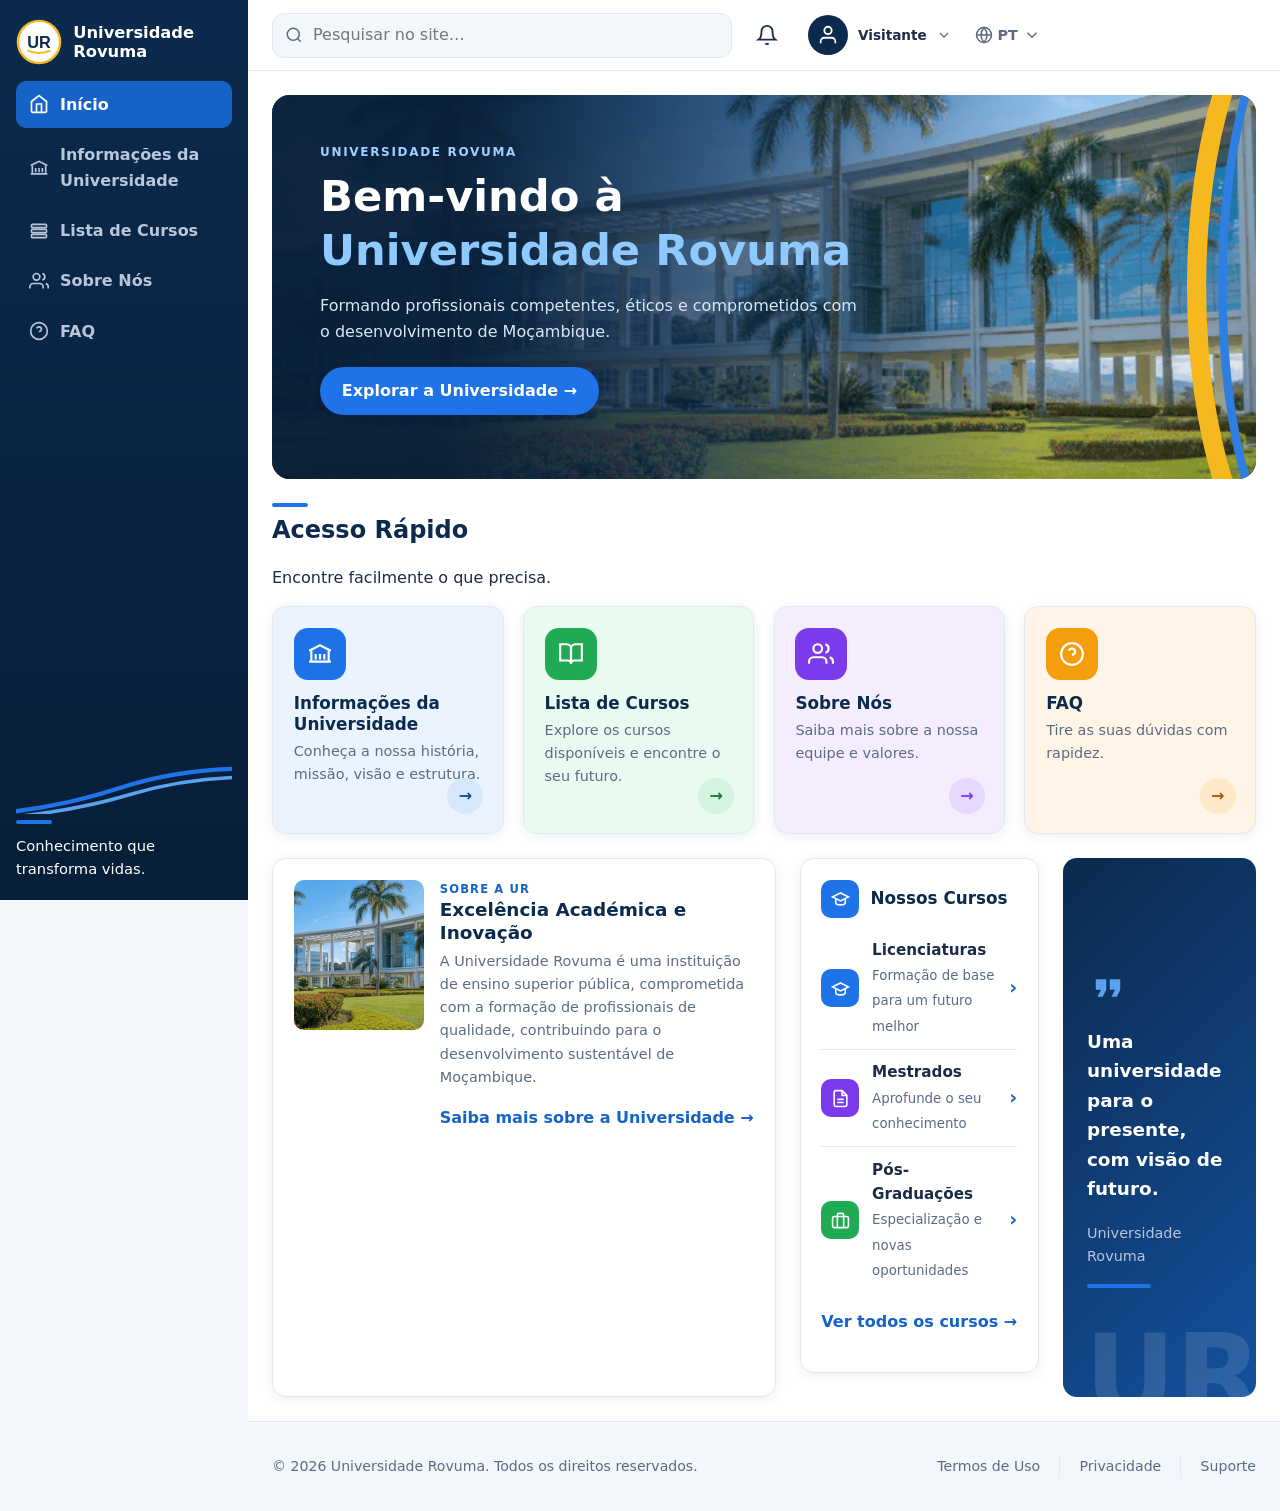
<file: prototipo-sprint0/index.html>
<!DOCTYPE html>
<html lang="pt-MZ">
<head>
<meta charset="utf-8">
<meta name="viewport" content="width=device-width, initial-scale=1">
<meta name="description" content="Universidade Rovuma — Sistema de Gestão Académica. Consulte cursos, inscreva-se e acompanhe o seu percurso.">
<title>Início — Universidade Rovuma</title>
<link rel="icon" href="data:image/svg+xml,%3Csvg xmlns='http://www.w3.org/2000/svg' viewBox='0 0 48 48'%3E%3Ccircle cx='24' cy='24' r='22' fill='%230b2a4d'/%3E%3Ctext x='24' y='31' text-anchor='middle' font-family='sans-serif' font-weight='800' font-size='18' fill='%23f5b81f'%3EUR%3C/text%3E%3C/svg%3E">
<link rel="stylesheet" href="css/estilos.css">
</head>
<body>
<a class="saltar" href="#conteudo">Saltar para o conteúdo</a>

<div class="layout">
  <aside class="barra-lateral" id="barra-lateral" aria-label="Barra lateral">
    <div class="marca">
      <svg class="logotipo" viewBox="0 0 48 48" aria-hidden="true"><circle cx="24" cy="24" r="22" fill="#ffffff"/><circle cx="24" cy="24" r="22" fill="none" stroke="#f5b81f" stroke-width="2.5"/><text x="24" y="30" text-anchor="middle" font-family="sans-serif" font-weight="800" font-size="17" fill="#0b2a4d">UR</text><path d="M12 33 Q24 38 36 33" stroke="#f5b81f" stroke-width="2" fill="none"/></svg>
      <p>Universidade<br>Rovuma</p>
    </div>
    <nav class="menu" aria-label="Menu principal">
      <ul>
        <li><a href="index.html" class="ativo" aria-current="page"><svg viewBox="0 0 24 24" fill="none" stroke="currentColor" stroke-width="2" aria-hidden="true"><path d="M3 9l9-7 9 7v11a2 2 0 0 1-2 2H5a2 2 0 0 1-2-2z"/><polyline points="9 22 9 12 15 12 15 22"/></svg>Início</a></li>
        <li><a href="#sobre-ur"><svg viewBox="0 0 24 24" fill="none" stroke="currentColor" stroke-width="2" aria-hidden="true"><path d="M2 9l10-5 10 5"/><path d="M4 9v10M20 9v10M2 19h20M8 12v5M12 12v5M16 12v5"/></svg>Informações da Universidade</a></li>
        <li><a href="paginas/cursos.html"><svg viewBox="0 0 24 24" fill="none" stroke="currentColor" stroke-width="2" aria-hidden="true"><rect x="3" y="4" width="18" height="4" rx="1"/><rect x="3" y="10" width="18" height="4" rx="1"/><rect x="3" y="16" width="18" height="4" rx="1"/></svg>Lista de Cursos</a></li>
        <li><a href="#sobre-ur"><svg viewBox="0 0 24 24" fill="none" stroke="currentColor" stroke-width="2" aria-hidden="true"><path d="M17 21v-2a4 4 0 0 0-4-4H5a4 4 0 0 0-4 4v2"/><circle cx="9" cy="7" r="4"/><path d="M23 21v-2a4 4 0 0 0-3-3.87M16 3.13a4 4 0 0 1 0 7.75"/></svg>Sobre Nós</a></li>
        <li><a href="#contactos"><svg viewBox="0 0 24 24" fill="none" stroke="currentColor" stroke-width="2" aria-hidden="true"><circle cx="12" cy="12" r="10"/><path d="M9.09 9a3 3 0 0 1 5.83 1c0 2-3 3-3 3"/><line x1="12" y1="17" x2="12.01" y2="17"/></svg>FAQ</a></li>
      </ul>
    </nav>
    <div class="slogan">
      <svg class="onda" viewBox="0 0 248 56" aria-hidden="true"><path d="M-8 58 Q60 50 120 30 T256 8" stroke="#1e73e8" stroke-width="5" fill="none" stroke-linecap="round"/><path d="M-8 64 Q70 56 130 38 T256 18" stroke="#5aa2f0" stroke-width="4" fill="none" stroke-linecap="round"/></svg>
      <p><span class="slogan-traco" aria-hidden="true"></span><strong>Conhecimento que transforma vidas.</strong></p>
    </div>
  </aside>

  <div class="coluna">
    <header class="topo">
      <button class="botao-menu" id="botao-menu" type="button" aria-expanded="false" aria-controls="barra-lateral" aria-label="Abrir menu"><svg viewBox="0 0 24 24" fill="none" stroke="currentColor" stroke-width="2" aria-hidden="true"><line x1="3" y1="6" x2="21" y2="6"/><line x1="3" y1="12" x2="21" y2="12"/><line x1="3" y1="18" x2="21" y2="18"/></svg></button>
      <form class="pesquisa" id="pesquisa-topo" role="search" action="index.html">
        <label class="escondido-visualmente" for="q">Pesquisar no site</label>
        <svg viewBox="0 0 24 24" fill="none" stroke="currentColor" stroke-width="2" aria-hidden="true"><circle cx="11" cy="11" r="8"/><line x1="21" y1="21" x2="16.65" y2="16.65"/></svg>
        <input type="search" id="q" name="q" placeholder="Pesquisar no site…" autocomplete="off">
      </form>
      <a class="sino" href="#sobre-ur" aria-label="Ver novidades da Universidade"><svg viewBox="0 0 24 24" fill="none" stroke="currentColor" stroke-width="2" aria-hidden="true"><path d="M18 8A6 6 0 0 0 6 8c0 7-3 9-3 9h18s-3-2-3-9"/><path d="M13.73 21a2 2 0 0 1-3.46 0"/></svg></a>
      <details class="perfil-chip">
        <summary aria-label="Menu do visitante"><span class="avatar avatar-icone" aria-hidden="true"><svg viewBox="0 0 24 24" fill="none" stroke="currentColor" stroke-width="2"><path d="M20 21v-2a4 4 0 0 0-4-4H8a4 4 0 0 0-4 4v2"/><circle cx="12" cy="7" r="4"/></svg></span><span class="quem"><strong>Visitante</strong></span><svg viewBox="0 0 24 24" fill="none" stroke="currentColor" stroke-width="2" aria-hidden="true"><polyline points="6 9 12 15 18 9"/></svg></summary>
        <ul class="perfil-menu">
          <li><a href="paginas/login.html">Entrar</a></li>
          <li><a href="paginas/inscricao.html">Criar conta</a></li>
        </ul>
      </details>
      <details class="idioma">
        <summary aria-label="Idioma: Português"><svg viewBox="0 0 24 24" fill="none" stroke="currentColor" stroke-width="2" aria-hidden="true"><circle cx="12" cy="12" r="10"/><line x1="2" y1="12" x2="22" y2="12"/><path d="M12 2a15.3 15.3 0 0 1 4 10 15.3 15.3 0 0 1-4 10 15.3 15.3 0 0 1-4-10 15.3 15.3 0 0 1 4-10z"/></svg><span>PT</span><svg viewBox="0 0 24 24" fill="none" stroke="currentColor" stroke-width="2" aria-hidden="true"><polyline points="6 9 12 15 18 9"/></svg></summary>
        <ul class="perfil-menu">
          <li><a href="index.html" aria-current="true">Português ✓</a></li>
          <li><span class="brevemente">English (brevemente)</span></li>
        </ul>
      </details>
    </header>

    <main class="conteudo" id="conteudo">
      <section class="hero-escuro" aria-labelledby="t-hero">
        <img class="hero-escuro-foto" src="img/hero-campus.png" alt="" aria-hidden="true">
        <div class="hero-escuro-velo" aria-hidden="true"></div>
        <div class="hero-escuro-texto">
          <p class="hero-etiqueta">Universidade Rovuma</p>
          <h1 id="t-hero">Bem-vindo à<br><span>Universidade Rovuma</span></h1>
          <p>Formando profissionais competentes, éticos e comprometidos com o desenvolvimento de Moçambique.</p>
          <p class="hero-acoes">
            <a class="btn btn-primario" href="paginas/cursos.html">Explorar a Universidade →</a>
          </p>
        </div>
        <svg class="hero-escuro-curvas" viewBox="0 0 120 400" preserveAspectRatio="xMaxYMid slice" aria-hidden="true"><path d="M88 -10 C48 110 48 290 88 410" stroke="#f5b81f" stroke-width="20" fill="none"/><path d="M112 -10 C76 110 76 290 112 410" stroke="#2f7fe0" stroke-width="9" fill="none"/></svg>
      </section>

      <section class="secao-rapido" aria-labelledby="t-rapido">
        <h2 id="t-rapido">Acesso Rápido</h2>
        <p>Encontre facilmente o que precisa.</p>
        <div class="grelha-4">
          <a class="rapido-card" data-cor="azul" href="#sobre-ur">
            <span class="rapido-icone icone-azul" aria-hidden="true"><svg viewBox="0 0 24 24" fill="none" stroke="currentColor" stroke-width="2"><path d="M2 9l10-5 10 5"/><path d="M4 9v10M20 9v10M2 19h20M8 12v5M12 12v5M16 12v5"/></svg></span>
            <h3>Informações da Universidade</h3><p>Conheça a nossa história, missão, visão e estrutura.</p><span class="rapido-seta" aria-hidden="true">→</span>
          </a>
          <a class="rapido-card" data-cor="verde" href="paginas/cursos.html">
            <span class="rapido-icone icone-verde" aria-hidden="true"><svg viewBox="0 0 24 24" fill="none" stroke="currentColor" stroke-width="2"><path d="M2 3h6a4 4 0 0 1 4 4v14a3 3 0 0 0-3-3H2z"/><path d="M22 3h-6a4 4 0 0 0-4 4v14a3 3 0 0 1 3-3h7z"/></svg></span>
            <h3>Lista de Cursos</h3><p>Explore os cursos disponíveis e encontre o seu futuro.</p><span class="rapido-seta" aria-hidden="true">→</span>
          </a>
          <a class="rapido-card" data-cor="roxo" href="#sobre-ur">
            <span class="rapido-icone icone-roxo" aria-hidden="true"><svg viewBox="0 0 24 24" fill="none" stroke="currentColor" stroke-width="2"><path d="M17 21v-2a4 4 0 0 0-4-4H5a4 4 0 0 0-4 4v2"/><circle cx="9" cy="7" r="4"/><path d="M23 21v-2a4 4 0 0 0-3-3.87M16 3.13a4 4 0 0 1 0 7.75"/></svg></span>
            <h3>Sobre Nós</h3><p>Saiba mais sobre a nossa equipe e valores.</p><span class="rapido-seta" aria-hidden="true">→</span>
          </a>
          <a class="rapido-card" data-cor="laranja" href="#contactos">
            <span class="rapido-icone icone-laranja" aria-hidden="true"><svg viewBox="0 0 24 24" fill="none" stroke="currentColor" stroke-width="2"><circle cx="12" cy="12" r="10"/><path d="M9.09 9a3 3 0 0 1 5.83 1c0 2-3 3-3 3"/><line x1="12" y1="17" x2="12.01" y2="17"/></svg></span>
            <h3>FAQ</h3><p>Tire as suas dúvidas com rapidez.</p><span class="rapido-seta" aria-hidden="true">→</span>
          </a>
        </div>
      </section>

      <div class="grelha-sobre">
        <article class="cartao sobre-card" id="sobre-ur" aria-labelledby="t-sobre">
          <div class="sobre-mini">
            <img src="img/sobre-campus.png" alt="Edifício da Universidade Rovuma rodeado de palmeiras">
            <div>
              <p class="sobre-olho">Sobre a UR</p>
              <h2 id="t-sobre">Excelência Académica e Inovação</h2>
              <p class="sobre-texto">A Universidade Rovuma é uma instituição de ensino superior pública, comprometida com a formação de profissionais de qualidade, contribuindo para o desenvolvimento sustentável de Moçambique.</p>
              <p><a class="ligacao-seta" href="paginas/cursos.html">Saiba mais sobre a Universidade →</a></p>
            </div>
          </div>
        </article>
        <section class="cartao cursos-card" aria-labelledby="t-nossos">
          <p class="cursos-titulo"><span class="mini-icone icone-azul" aria-hidden="true"><svg viewBox="0 0 24 24" fill="none" stroke="currentColor" stroke-width="2"><path d="M22 10L12 5 2 10l10 5 10-5z"/><path d="M6 12v5c0 1.7 2.7 3 6 3s6-1.3 6-3v-5"/></svg></span><strong id="t-nossos">Nossos Cursos</strong></p>
          <div class="lista-cursos">
            <a href="paginas/cursos.html"><span class="mini-icone icone-azul" aria-hidden="true"><svg viewBox="0 0 24 24" fill="none" stroke="currentColor" stroke-width="2"><path d="M22 10L12 5 2 10l10 5 10-5z"/><path d="M6 12v5c0 1.7 2.7 3 6 3s6-1.3 6-3v-5"/></svg></span><span><strong>Licenciaturas</strong><small>Formação de base para um futuro melhor</small></span><span class="lista-seta" aria-hidden="true">›</span></a>
            <a href="paginas/cursos.html"><span class="mini-icone icone-roxo" aria-hidden="true"><svg viewBox="0 0 24 24" fill="none" stroke="currentColor" stroke-width="2"><path d="M14 2H6a2 2 0 0 0-2 2v16a2 2 0 0 0 2 2h12a2 2 0 0 0 2-2V8z"/><polyline points="14 2 14 8 20 8"/><line x1="16" y1="13" x2="8" y2="13"/><line x1="16" y1="17" x2="8" y2="17"/></svg></span><span><strong>Mestrados</strong><small>Aprofunde o seu conhecimento</small></span><span class="lista-seta" aria-hidden="true">›</span></a>
            <a href="paginas/cursos.html"><span class="mini-icone icone-verde" aria-hidden="true"><svg viewBox="0 0 24 24" fill="none" stroke="currentColor" stroke-width="2"><rect x="2" y="7" width="20" height="14" rx="2"/><path d="M16 21V5a2 2 0 0 0-2-2h-4a2 2 0 0 0-2 2v16"/></svg></span><span><strong>Pós-Graduações</strong><small>Especialização e novas oportunidades</small></span><span class="lista-seta" aria-hidden="true">›</span></a>
          </div>
          <p><a class="ligacao-seta" href="paginas/cursos.html">Ver todos os cursos →</a></p>
        </section>
        <aside class="citacao" aria-label="Mensagem institucional">
          <span class="citacao-marca" aria-hidden="true">UR</span>
          <span class="aspas aspas-azul" aria-hidden="true"><svg viewBox="0 0 24 24" fill="currentColor" aria-hidden="true"><path d="M6 17h3l2-4V7H5v6h3l-2 4zm8 0h3l2-4V7h-6v6h3l-2 4z"/></svg></span>
          <blockquote><p>Uma universidade para o presente, com visão de futuro.</p></blockquote>
          <cite>Universidade Rovuma</cite>
          <span class="traco" aria-hidden="true"></span>
        </aside>
      </div>
    </main>

    <footer class="rodape" id="contactos">
      <div class="rodape-interno">
        <p>© 2026 Universidade Rovuma. Todos os direitos reservados.</p>
        <ul><li><a href="#contactos">Termos de Uso</a></li><li><a href="#contactos">Privacidade</a></li><li><a href="#contactos">Suporte</a></li></ul>
      </div>
    </footer>
  </div>
</div>

<script src="js/main.js"></script>
</body>
</html>
</file>
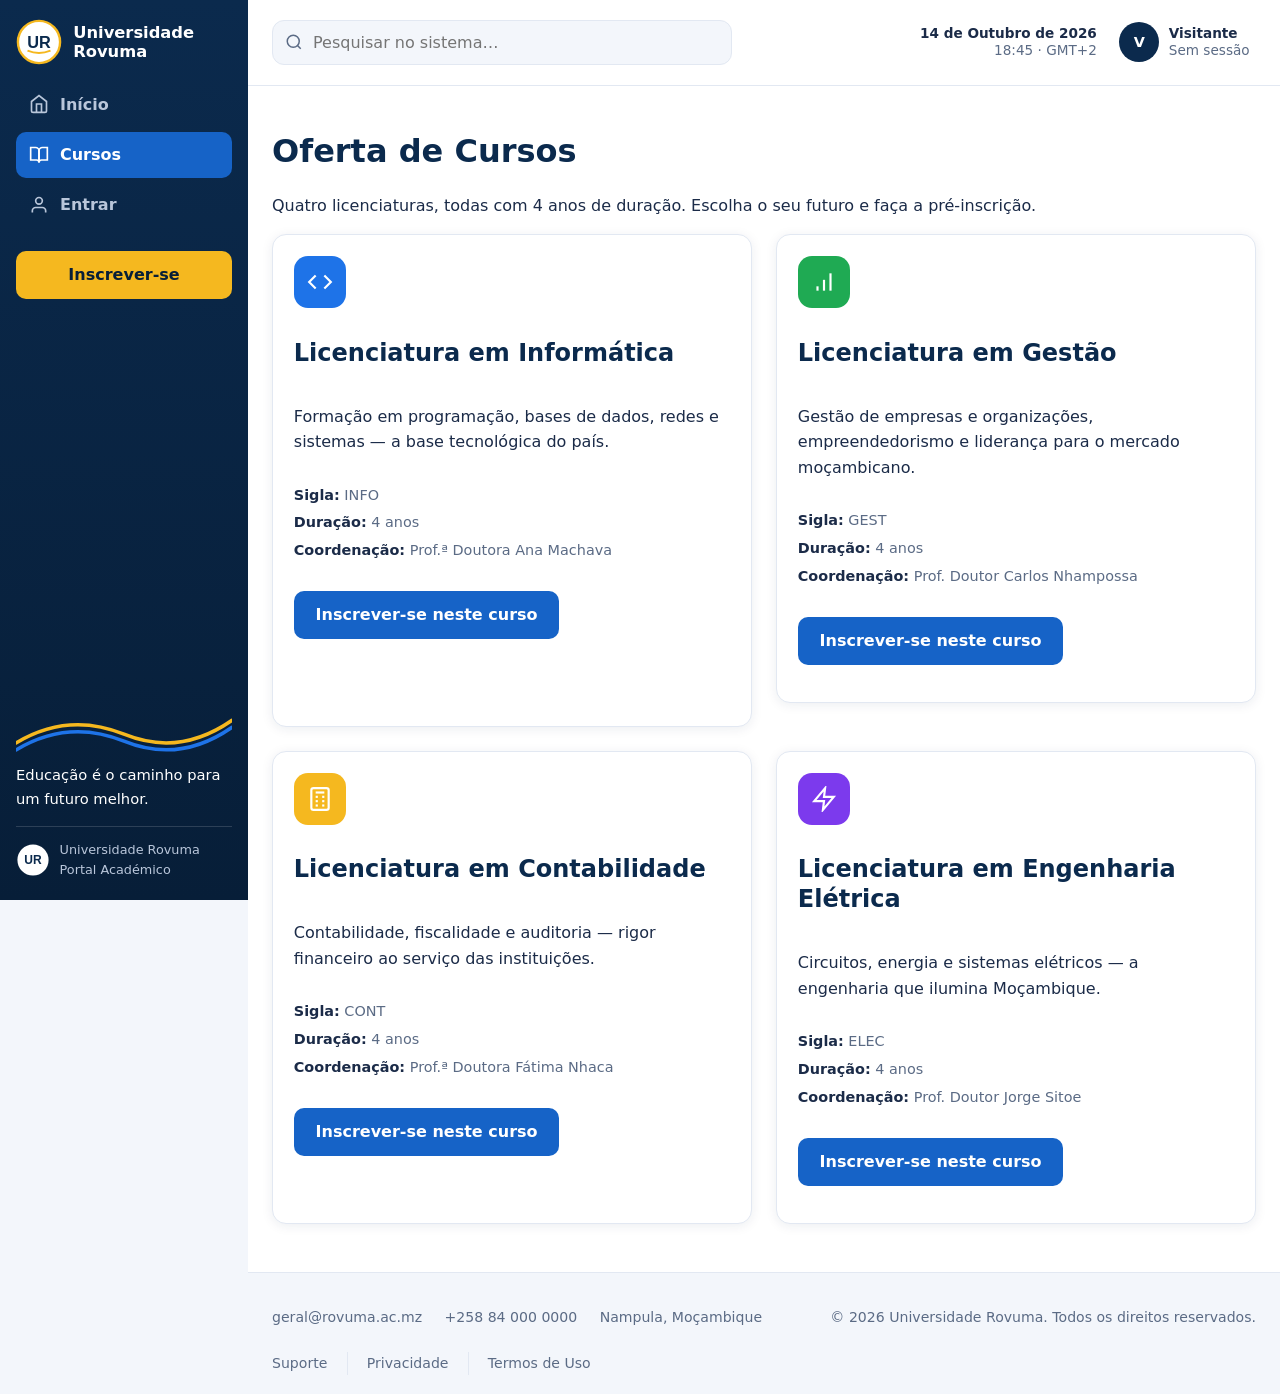
<file: prototipo-sprint0/cursos.html>
<!DOCTYPE html>
<html lang="pt-MZ">
<head>
<meta charset="utf-8">
<meta name="viewport" content="width=device-width, initial-scale=1">
<meta name="description" content="Oferta de cursos da Universidade Rovuma: Informática, Gestão, Contabilidade e Engenharia Elétrica.">
<title>Cursos — Universidade Rovuma</title>
<link rel="icon" href="data:image/svg+xml,%3Csvg xmlns='http://www.w3.org/2000/svg' viewBox='0 0 48 48'%3E%3Ccircle cx='24' cy='24' r='22' fill='%230b2a4d'/%3E%3Ctext x='24' y='31' text-anchor='middle' font-family='sans-serif' font-weight='800' font-size='18' fill='%23f5b81f'%3EUR%3C/text%3E%3C/svg%3E">
<link rel="stylesheet" href="css/estilos.css">
</head>
<body>
<a class="saltar" href="#conteudo">Saltar para o conteúdo</a>

<div class="layout">
  <aside class="barra-lateral" id="barra-lateral" aria-label="Barra lateral">
    <div class="marca">
      <svg class="logotipo" viewBox="0 0 48 48" aria-hidden="true"><circle cx="24" cy="24" r="22" fill="#ffffff"/><circle cx="24" cy="24" r="22" fill="none" stroke="#f5b81f" stroke-width="2.5"/><text x="24" y="30" text-anchor="middle" font-family="sans-serif" font-weight="800" font-size="17" fill="#0b2a4d">UR</text><path d="M12 33 Q24 38 36 33" stroke="#f5b81f" stroke-width="2" fill="none"/></svg>
      <p>Universidade<br>Rovuma</p>
    </div>
    <nav class="menu" aria-label="Menu principal">
      <ul>
        <li><a href="index.html"><svg viewBox="0 0 24 24" fill="none" stroke="currentColor" stroke-width="2" aria-hidden="true"><path d="M3 9l9-7 9 7v11a2 2 0 0 1-2 2H5a2 2 0 0 1-2-2z"/><polyline points="9 22 9 12 15 12 15 22"/></svg>Início</a></li>
        <li><a href="cursos.html" class="ativo" aria-current="page"><svg viewBox="0 0 24 24" fill="none" stroke="currentColor" stroke-width="2" aria-hidden="true"><path d="M2 3h6a4 4 0 0 1 4 4v14a3 3 0 0 0-3-3H2z"/><path d="M22 3h-6a4 4 0 0 0-4 4v14a3 3 0 0 1 3-3h7z"/></svg>Cursos</a></li>
        <li><a href="login.html"><svg viewBox="0 0 24 24" fill="none" stroke="currentColor" stroke-width="2" aria-hidden="true"><path d="M20 21v-2a4 4 0 0 0-4-4H8a4 4 0 0 0-4 4v2"/><circle cx="12" cy="7" r="4"/></svg>Entrar</a></li>
      </ul>
    </nav>
    <p class="barra-cta"><a class="btn btn-ouro" href="login.html">Inscrever-se</a></p>
    <div class="slogan">
      <svg class="onda" viewBox="0 0 248 56" aria-hidden="true"><path d="M0 44 Q60 8 124 34 T248 18" stroke="#f5b81f" stroke-width="4" fill="none" stroke-linecap="round"/><path d="M0 52 Q60 16 124 42 T248 26" stroke="#1e73e8" stroke-width="4" fill="none" stroke-linecap="round"/></svg>
      <p><strong>Educação é o caminho para um futuro melhor.</strong></p>
    </div>
    <div class="barra-rodape">
      <svg class="logotipo" viewBox="0 0 48 48" aria-hidden="true"><circle cx="24" cy="24" r="22" fill="#ffffff"/><text x="24" y="30" text-anchor="middle" font-family="sans-serif" font-weight="800" font-size="17" fill="#0b2a4d">UR</text></svg>
      <p>Universidade Rovuma<br>Portal Académico</p>
    </div>
  </aside>

  <div class="coluna">
    <header class="topo">
      <button class="botao-menu" id="botao-menu" type="button" aria-expanded="false" aria-controls="barra-lateral" aria-label="Abrir menu"><svg viewBox="0 0 24 24" fill="none" stroke="currentColor" stroke-width="2" aria-hidden="true"><line x1="3" y1="6" x2="21" y2="6"/><line x1="3" y1="12" x2="21" y2="12"/><line x1="3" y1="18" x2="21" y2="18"/></svg></button>
      <form class="pesquisa" id="pesquisa-topo" role="search" action="cursos.html">
        <label class="escondido-visualmente" for="q">Pesquisar no sistema</label>
        <svg viewBox="0 0 24 24" fill="none" stroke="currentColor" stroke-width="2" aria-hidden="true"><circle cx="11" cy="11" r="8"/><line x1="21" y1="21" x2="16.65" y2="16.65"/></svg>
        <input type="search" id="q" name="q" placeholder="Pesquisar no sistema…" autocomplete="off">
      </form>
      <p class="topo-data"><strong>14 de Outubro de 2026</strong><span id="relogio">Maputo · GMT+2</span></p>
      <details class="perfil-chip">
        <summary aria-label="Menu do visitante"><span class="avatar" aria-hidden="true">V</span><span class="quem"><strong>Visitante</strong><span>Sem sessão</span></span></summary>
        <ul class="perfil-menu">
          <li><a href="login.html">Entrar</a></li>
          <li><a href="inscricao.html">Criar conta</a></li>
        </ul>
      </details>
    </header>

    <main class="conteudo" id="conteudo">
      <h1>Oferta de Cursos</h1>
      <p>Quatro licenciaturas, todas com 4 anos de duração. Escolha o seu futuro e faça a pré-inscrição.</p>

      <div class="grelha-2">
        <article class="cartao curso-card">
          <span class="rapido-icone icone-azul" aria-hidden="true"><svg viewBox="0 0 24 24" fill="none" stroke="currentColor" stroke-width="2"><polyline points="16 18 22 12 16 6"/><polyline points="8 6 2 12 8 18"/></svg></span>
          <h2>Licenciatura em Informática</h2>
          <p>Formação em programação, bases de dados, redes e sistemas — a base tecnológica do país.</p>
          <ul class="curso-meta">
            <li><strong>Sigla:</strong> INFO</li>
            <li><strong>Duração:</strong> 4 anos</li>
            <li><strong>Coordenação:</strong> Prof.ª Doutora Ana Machava</li>
          </ul>
          <p><a class="btn btn-primario" href="login.html">Inscrever-se neste curso</a></p>
        </article>

        <article class="cartao curso-card">
          <span class="rapido-icone icone-verde" aria-hidden="true"><svg viewBox="0 0 24 24" fill="none" stroke="currentColor" stroke-width="2"><line x1="12" y1="20" x2="12" y2="10"/><line x1="18" y1="20" x2="18" y2="4"/><line x1="6" y1="20" x2="6" y2="16"/></svg></span>
          <h2>Licenciatura em Gestão</h2>
          <p>Gestão de empresas e organizações, empreendedorismo e liderança para o mercado moçambicano.</p>
          <ul class="curso-meta">
            <li><strong>Sigla:</strong> GEST</li>
            <li><strong>Duração:</strong> 4 anos</li>
            <li><strong>Coordenação:</strong> Prof. Doutor Carlos Nhampossa</li>
          </ul>
          <p><a class="btn btn-primario" href="login.html">Inscrever-se neste curso</a></p>
        </article>

        <article class="cartao curso-card">
          <span class="rapido-icone icone-amarelo" aria-hidden="true"><svg viewBox="0 0 24 24" fill="none" stroke="currentColor" stroke-width="2"><rect x="4" y="2" width="16" height="20" rx="2"/><line x1="8" y1="6" x2="16" y2="6"/><line x1="8" y1="10" x2="10" y2="10"/><line x1="8" y1="14" x2="10" y2="14"/><line x1="8" y1="18" x2="10" y2="18"/><line x1="14" y1="10" x2="16" y2="10"/><line x1="14" y1="14" x2="16" y2="14"/><line x1="14" y1="18" x2="16" y2="18"/></svg></span>
          <h2>Licenciatura em Contabilidade</h2>
          <p>Contabilidade, fiscalidade e auditoria — rigor financeiro ao serviço das instituições.</p>
          <ul class="curso-meta">
            <li><strong>Sigla:</strong> CONT</li>
            <li><strong>Duração:</strong> 4 anos</li>
            <li><strong>Coordenação:</strong> Prof.ª Doutora Fátima Nhaca</li>
          </ul>
          <p><a class="btn btn-primario" href="login.html">Inscrever-se neste curso</a></p>
        </article>

        <article class="cartao curso-card">
          <span class="rapido-icone icone-roxo" aria-hidden="true"><svg viewBox="0 0 24 24" fill="none" stroke="currentColor" stroke-width="2"><polygon points="13 2 3 14 12 14 11 22 21 10 12 10 13 2"/></svg></span>
          <h2>Licenciatura em Engenharia Elétrica</h2>
          <p>Circuitos, energia e sistemas elétricos — a engenharia que ilumina Moçambique.</p>
          <ul class="curso-meta">
            <li><strong>Sigla:</strong> ELEC</li>
            <li><strong>Duração:</strong> 4 anos</li>
            <li><strong>Coordenação:</strong> Prof. Doutor Jorge Sitoe</li>
          </ul>
          <p><a class="btn btn-primario" href="login.html">Inscrever-se neste curso</a></p>
        </article>
      </div>
    </main>

    <footer class="rodape" id="contactos">
      <div class="rodape-interno">
        <p class="rodape-contactos"><span>geral@rovuma.ac.mz</span><span>+258 84 000 0000</span><span>Nampula, Moçambique</span></p>
        <p>© 2026 Universidade Rovuma. Todos os direitos reservados.</p>
        <ul><li><a href="#contactos">Suporte</a></li><li><a href="#contactos">Privacidade</a></li><li><a href="#contactos">Termos de Uso</a></li></ul>
      </div>
    </footer>
  </div>
</div>

<script src="js/main.js"></script>
</body>
</html>
</file>
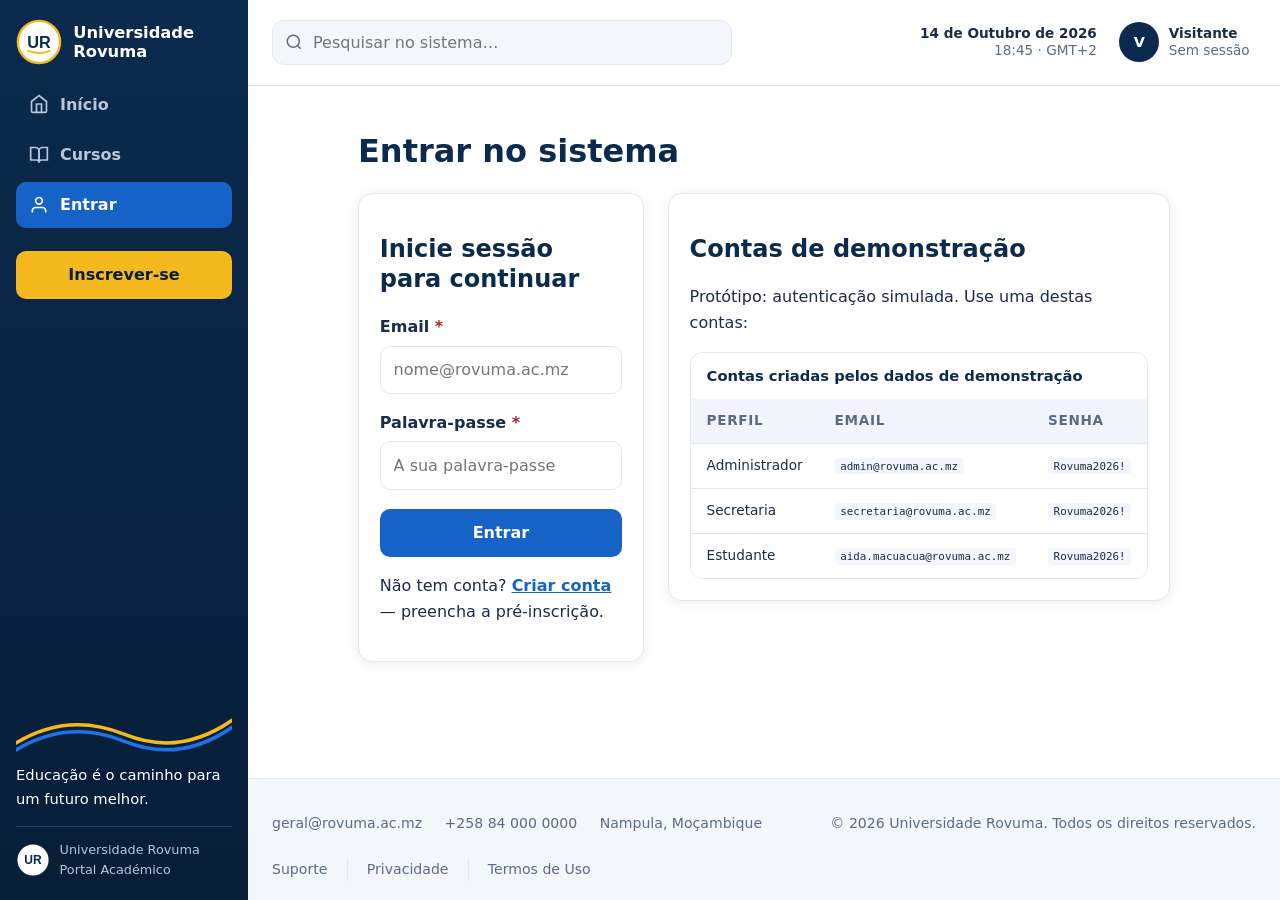
<file: prototipo-sprint0/login.html>
<!DOCTYPE html>
<html lang="pt-MZ">
<head>
<meta charset="utf-8">
<meta name="viewport" content="width=device-width, initial-scale=1">
<meta name="description" content="Entrar no Sistema de Gestão Académica da Universidade Rovuma.">
<title>Entrar — Universidade Rovuma</title>
<link rel="icon" href="data:image/svg+xml,%3Csvg xmlns='http://www.w3.org/2000/svg' viewBox='0 0 48 48'%3E%3Ccircle cx='24' cy='24' r='22' fill='%230b2a4d'/%3E%3Ctext x='24' y='31' text-anchor='middle' font-family='sans-serif' font-weight='800' font-size='18' fill='%23f5b81f'%3EUR%3C/text%3E%3C/svg%3E">
<link rel="stylesheet" href="css/estilos.css">
</head>
<body>
<a class="saltar" href="#conteudo">Saltar para o conteúdo</a>

<div class="layout">
  <aside class="barra-lateral" id="barra-lateral" aria-label="Barra lateral">
    <div class="marca">
      <svg class="logotipo" viewBox="0 0 48 48" aria-hidden="true"><circle cx="24" cy="24" r="22" fill="#ffffff"/><circle cx="24" cy="24" r="22" fill="none" stroke="#f5b81f" stroke-width="2.5"/><text x="24" y="30" text-anchor="middle" font-family="sans-serif" font-weight="800" font-size="17" fill="#0b2a4d">UR</text><path d="M12 33 Q24 38 36 33" stroke="#f5b81f" stroke-width="2" fill="none"/></svg>
      <p>Universidade<br>Rovuma</p>
    </div>
    <nav class="menu" aria-label="Menu principal">
      <ul>
        <li><a href="index.html"><svg viewBox="0 0 24 24" fill="none" stroke="currentColor" stroke-width="2" aria-hidden="true"><path d="M3 9l9-7 9 7v11a2 2 0 0 1-2 2H5a2 2 0 0 1-2-2z"/><polyline points="9 22 9 12 15 12 15 22"/></svg>Início</a></li>
        <li><a href="cursos.html"><svg viewBox="0 0 24 24" fill="none" stroke="currentColor" stroke-width="2" aria-hidden="true"><path d="M2 3h6a4 4 0 0 1 4 4v14a3 3 0 0 0-3-3H2z"/><path d="M22 3h-6a4 4 0 0 0-4 4v14a3 3 0 0 1 3-3h7z"/></svg>Cursos</a></li>
        <li><a href="login.html" class="ativo" aria-current="page"><svg viewBox="0 0 24 24" fill="none" stroke="currentColor" stroke-width="2" aria-hidden="true"><path d="M20 21v-2a4 4 0 0 0-4-4H8a4 4 0 0 0-4 4v2"/><circle cx="12" cy="7" r="4"/></svg>Entrar</a></li>
      </ul>
    </nav>
    <p class="barra-cta"><a class="btn btn-ouro" href="login.html">Inscrever-se</a></p>
    <div class="slogan">
      <svg class="onda" viewBox="0 0 248 56" aria-hidden="true"><path d="M0 44 Q60 8 124 34 T248 18" stroke="#f5b81f" stroke-width="4" fill="none" stroke-linecap="round"/><path d="M0 52 Q60 16 124 42 T248 26" stroke="#1e73e8" stroke-width="4" fill="none" stroke-linecap="round"/></svg>
      <p><strong>Educação é o caminho para um futuro melhor.</strong></p>
    </div>
    <div class="barra-rodape">
      <svg class="logotipo" viewBox="0 0 48 48" aria-hidden="true"><circle cx="24" cy="24" r="22" fill="#ffffff"/><text x="24" y="30" text-anchor="middle" font-family="sans-serif" font-weight="800" font-size="17" fill="#0b2a4d">UR</text></svg>
      <p>Universidade Rovuma<br>Portal Académico</p>
    </div>
  </aside>

  <div class="coluna">
    <header class="topo">
      <button class="botao-menu" id="botao-menu" type="button" aria-expanded="false" aria-controls="barra-lateral" aria-label="Abrir menu"><svg viewBox="0 0 24 24" fill="none" stroke="currentColor" stroke-width="2" aria-hidden="true"><line x1="3" y1="6" x2="21" y2="6"/><line x1="3" y1="12" x2="21" y2="12"/><line x1="3" y1="18" x2="21" y2="18"/></svg></button>
      <form class="pesquisa" id="pesquisa-topo" role="search" action="login.html">
        <label class="escondido-visualmente" for="q">Pesquisar no sistema</label>
        <svg viewBox="0 0 24 24" fill="none" stroke="currentColor" stroke-width="2" aria-hidden="true"><circle cx="11" cy="11" r="8"/><line x1="21" y1="21" x2="16.65" y2="16.65"/></svg>
        <input type="search" id="q" name="q" placeholder="Pesquisar no sistema…" autocomplete="off">
      </form>
      <p class="topo-data"><strong>14 de Outubro de 2026</strong><span id="relogio">Maputo · GMT+2</span></p>
      <details class="perfil-chip">
        <summary aria-label="Menu do visitante"><span class="avatar" aria-hidden="true">V</span><span class="quem"><strong>Visitante</strong><span>Sem sessão</span></span></summary>
        <ul class="perfil-menu">
          <li><a href="login.html">Entrar</a></li>
          <li><a href="inscricao.html">Criar conta</a></li>
        </ul>
      </details>
    </header>

    <main class="conteudo conteudo-estreito" id="conteudo">
      <h1>Entrar no sistema</h1>
      <div class="login-grelha">
        <section class="cartao" aria-labelledby="t-form">
          <h2 id="t-form">Inicie sessão para continuar</h2>
          <div class="aviso aviso-erro" id="erro-login" role="alert" tabindex="-1" hidden>
            <strong>Credenciais inválidas.</strong> Verifique o email e a palavra-passe e tente de novo.
          </div>
          <form class="formulario" id="form-login" action="area-estudante.html" method="get">
            <p class="campo">
              <label for="email">Email <span class="obrigatorio" aria-hidden="true">*</span></label>
              <input type="email" id="email" name="email" required maxlength="60" autocomplete="email" placeholder="nome@rovuma.ac.mz">
            </p>
            <p class="campo">
              <label for="senha">Palavra-passe <span class="obrigatorio" aria-hidden="true">*</span></label>
              <input type="password" id="senha" name="senha" required autocomplete="current-password" placeholder="A sua palavra-passe">
            </p>
            <p class="acoes-form">
              <button class="btn btn-primario btn-bloco" type="submit">Entrar</button>
            </p>
            <p>Não tem conta? <a href="inscricao.html"><strong>Criar conta</strong></a> — preencha a pré-inscrição.</p>
          </form>
        </section>
        <aside class="cartao" aria-labelledby="t-demo">
          <h2 id="t-demo">Contas de demonstração</h2>
          <p>Protótipo: autenticação simulada. Use uma destas contas:</p>
          <div class="tabela">
            <table class="contas-demo">
              <caption>Contas criadas pelos dados de demonstração</caption>
              <thead><tr><th scope="col">Perfil</th><th scope="col">Email</th><th scope="col">Senha</th></tr></thead>
              <tbody>
                <tr><td data-th="Perfil">Administrador</td><td data-th="Email"><code>admin@rovuma.ac.mz</code></td><td data-th="Senha"><code>Rovuma2026!</code></td></tr>
                <tr><td data-th="Perfil">Secretaria</td><td data-th="Email"><code>secretaria@rovuma.ac.mz</code></td><td data-th="Senha"><code>Rovuma2026!</code></td></tr>
                <tr><td data-th="Perfil">Estudante</td><td data-th="Email"><code>aida.macuacua@rovuma.ac.mz</code></td><td data-th="Senha"><code>Rovuma2026!</code></td></tr>
              </tbody>
            </table>
          </div>
        </aside>
      </div>
    </main>

    <footer class="rodape" id="contactos">
      <div class="rodape-interno">
        <p class="rodape-contactos"><span>geral@rovuma.ac.mz</span><span>+258 84 000 0000</span><span>Nampula, Moçambique</span></p>
        <p>© 2026 Universidade Rovuma. Todos os direitos reservados.</p>
        <ul><li><a href="#contactos">Suporte</a></li><li><a href="#contactos">Privacidade</a></li><li><a href="#contactos">Termos de Uso</a></li></ul>
      </div>
    </footer>
  </div>
</div>

<script src="js/main.js"></script>
</body>
</html>
</file>
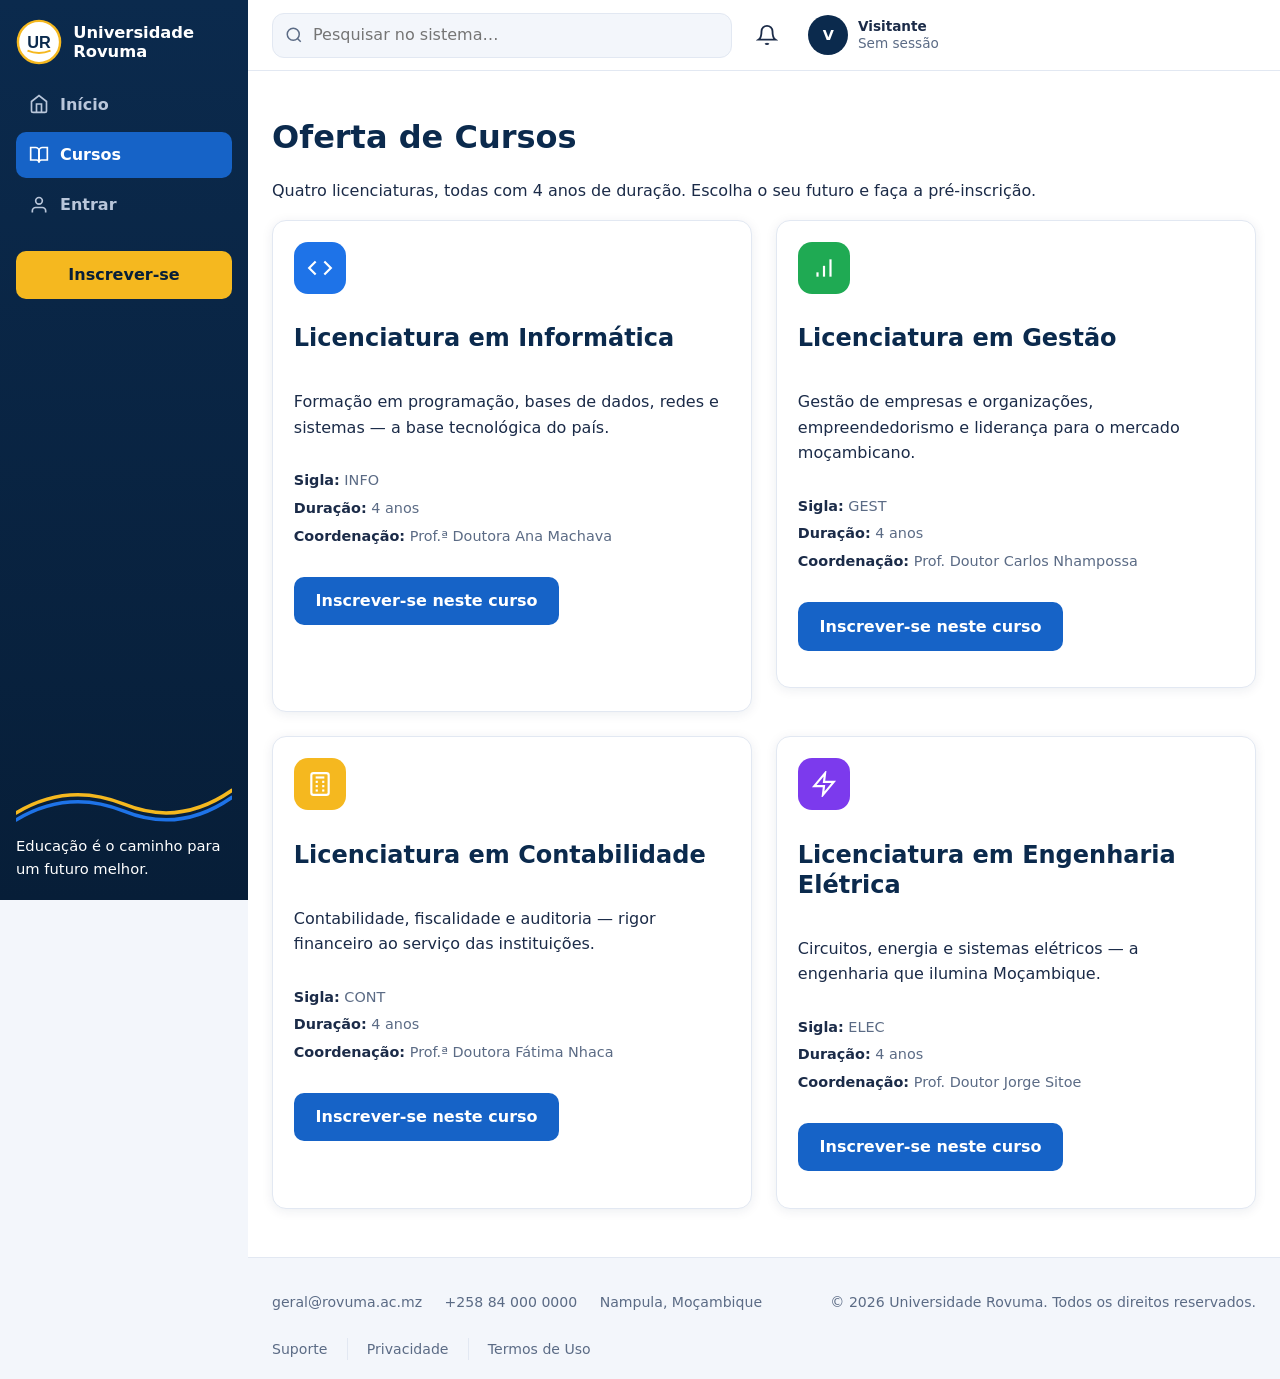
<file: prototipo-sprint0/paginas/cursos.html>
<!DOCTYPE html>
<html lang="pt-MZ">
<head>
<meta charset="utf-8">
<meta name="viewport" content="width=device-width, initial-scale=1">
<meta name="description" content="Oferta de cursos da Universidade Rovuma: Informática, Gestão, Contabilidade e Engenharia Elétrica.">
<title>Cursos — Universidade Rovuma</title>
<link rel="icon" href="data:image/svg+xml,%3Csvg xmlns='http://www.w3.org/2000/svg' viewBox='0 0 48 48'%3E%3Ccircle cx='24' cy='24' r='22' fill='%230b2a4d'/%3E%3Ctext x='24' y='31' text-anchor='middle' font-family='sans-serif' font-weight='800' font-size='18' fill='%23f5b81f'%3EUR%3C/text%3E%3C/svg%3E">
<link rel="stylesheet" href="../css/estilos.css">
</head>
<body>
<a class="saltar" href="#conteudo">Saltar para o conteúdo</a>

<div class="layout">
  <aside class="barra-lateral" id="barra-lateral" aria-label="Barra lateral">
    <div class="marca">
      <svg class="logotipo" viewBox="0 0 48 48" aria-hidden="true"><circle cx="24" cy="24" r="22" fill="#ffffff"/><circle cx="24" cy="24" r="22" fill="none" stroke="#f5b81f" stroke-width="2.5"/><text x="24" y="30" text-anchor="middle" font-family="sans-serif" font-weight="800" font-size="17" fill="#0b2a4d">UR</text><path d="M12 33 Q24 38 36 33" stroke="#f5b81f" stroke-width="2" fill="none"/></svg>
      <p>Universidade<br>Rovuma</p>
    </div>
    <nav class="menu" aria-label="Menu principal">
      <ul>
        <li><a href="../index.html"><svg viewBox="0 0 24 24" fill="none" stroke="currentColor" stroke-width="2" aria-hidden="true"><path d="M3 9l9-7 9 7v11a2 2 0 0 1-2 2H5a2 2 0 0 1-2-2z"/><polyline points="9 22 9 12 15 12 15 22"/></svg>Início</a></li>
        <li><a href="cursos.html" class="ativo" aria-current="page"><svg viewBox="0 0 24 24" fill="none" stroke="currentColor" stroke-width="2" aria-hidden="true"><path d="M2 3h6a4 4 0 0 1 4 4v14a3 3 0 0 0-3-3H2z"/><path d="M22 3h-6a4 4 0 0 0-4 4v14a3 3 0 0 1 3-3h7z"/></svg>Cursos</a></li>
        <li><a href="login.html"><svg viewBox="0 0 24 24" fill="none" stroke="currentColor" stroke-width="2" aria-hidden="true"><path d="M20 21v-2a4 4 0 0 0-4-4H8a4 4 0 0 0-4 4v2"/><circle cx="12" cy="7" r="4"/></svg>Entrar</a></li>
      </ul>
    </nav>
    <p class="barra-cta"><a class="btn btn-ouro" href="login.html">Inscrever-se</a></p>
    <div class="slogan">
      <svg class="onda" viewBox="0 0 248 56" aria-hidden="true"><path d="M0 44 Q60 8 124 34 T248 18" stroke="#f5b81f" stroke-width="4" fill="none" stroke-linecap="round"/><path d="M0 52 Q60 16 124 42 T248 26" stroke="#1e73e8" stroke-width="4" fill="none" stroke-linecap="round"/></svg>
      <p><strong>Educação é o caminho para um futuro melhor.</strong></p>
    </div>
  </aside>

  <div class="coluna">
    <header class="topo">
      <button class="botao-menu" id="botao-menu" type="button" aria-expanded="false" aria-controls="barra-lateral" aria-label="Abrir menu"><svg viewBox="0 0 24 24" fill="none" stroke="currentColor" stroke-width="2" aria-hidden="true"><line x1="3" y1="6" x2="21" y2="6"/><line x1="3" y1="12" x2="21" y2="12"/><line x1="3" y1="18" x2="21" y2="18"/></svg></button>
      <form class="pesquisa" id="pesquisa-topo" role="search" action="cursos.html">
        <label class="escondido-visualmente" for="q">Pesquisar no sistema</label>
        <svg viewBox="0 0 24 24" fill="none" stroke="currentColor" stroke-width="2" aria-hidden="true"><circle cx="11" cy="11" r="8"/><line x1="21" y1="21" x2="16.65" y2="16.65"/></svg>
        <input type="search" id="q" name="q" placeholder="Pesquisar no sistema…" autocomplete="off">
      </form>
      <a class="sino" href="../index.html#noticias" aria-label="Ver notícias e avisos"><svg viewBox="0 0 24 24" fill="none" stroke="currentColor" stroke-width="2" aria-hidden="true"><path d="M18 8A6 6 0 0 0 6 8c0 7-3 9-3 9h18s-3-2-3-9"/><path d="M13.73 21a2 2 0 0 1-3.46 0"/></svg></a>
      <details class="perfil-chip">
        <summary aria-label="Menu do visitante"><span class="avatar" aria-hidden="true">V</span><span class="quem"><strong>Visitante</strong><span>Sem sessão</span></span></summary>
        <ul class="perfil-menu">
          <li><a href="login.html">Entrar</a></li>
          <li><a href="inscricao.html">Criar conta</a></li>
        </ul>
      </details>
    </header>

    <main class="conteudo" id="conteudo">
      <h1>Oferta de Cursos</h1>
      <p>Quatro licenciaturas, todas com 4 anos de duração. Escolha o seu futuro e faça a pré-inscrição.</p>

      <div class="grelha-2">
        <article class="cartao curso-card">
          <span class="rapido-icone icone-azul" aria-hidden="true"><svg viewBox="0 0 24 24" fill="none" stroke="currentColor" stroke-width="2"><polyline points="16 18 22 12 16 6"/><polyline points="8 6 2 12 8 18"/></svg></span>
          <h2>Licenciatura em Informática</h2>
          <p>Formação em programação, bases de dados, redes e sistemas — a base tecnológica do país.</p>
          <ul class="curso-meta">
            <li><strong>Sigla:</strong> INFO</li>
            <li><strong>Duração:</strong> 4 anos</li>
            <li><strong>Coordenação:</strong> Prof.ª Doutora Ana Machava</li>
          </ul>
          <p><a class="btn btn-primario" href="login.html">Inscrever-se neste curso</a></p>
        </article>

        <article class="cartao curso-card">
          <span class="rapido-icone icone-verde" aria-hidden="true"><svg viewBox="0 0 24 24" fill="none" stroke="currentColor" stroke-width="2"><line x1="12" y1="20" x2="12" y2="10"/><line x1="18" y1="20" x2="18" y2="4"/><line x1="6" y1="20" x2="6" y2="16"/></svg></span>
          <h2>Licenciatura em Gestão</h2>
          <p>Gestão de empresas e organizações, empreendedorismo e liderança para o mercado moçambicano.</p>
          <ul class="curso-meta">
            <li><strong>Sigla:</strong> GEST</li>
            <li><strong>Duração:</strong> 4 anos</li>
            <li><strong>Coordenação:</strong> Prof. Doutor Carlos Nhampossa</li>
          </ul>
          <p><a class="btn btn-primario" href="login.html">Inscrever-se neste curso</a></p>
        </article>

        <article class="cartao curso-card">
          <span class="rapido-icone icone-amarelo" aria-hidden="true"><svg viewBox="0 0 24 24" fill="none" stroke="currentColor" stroke-width="2"><rect x="4" y="2" width="16" height="20" rx="2"/><line x1="8" y1="6" x2="16" y2="6"/><line x1="8" y1="10" x2="10" y2="10"/><line x1="8" y1="14" x2="10" y2="14"/><line x1="8" y1="18" x2="10" y2="18"/><line x1="14" y1="10" x2="16" y2="10"/><line x1="14" y1="14" x2="16" y2="14"/><line x1="14" y1="18" x2="16" y2="18"/></svg></span>
          <h2>Licenciatura em Contabilidade</h2>
          <p>Contabilidade, fiscalidade e auditoria — rigor financeiro ao serviço das instituições.</p>
          <ul class="curso-meta">
            <li><strong>Sigla:</strong> CONT</li>
            <li><strong>Duração:</strong> 4 anos</li>
            <li><strong>Coordenação:</strong> Prof.ª Doutora Fátima Nhaca</li>
          </ul>
          <p><a class="btn btn-primario" href="login.html">Inscrever-se neste curso</a></p>
        </article>

        <article class="cartao curso-card">
          <span class="rapido-icone icone-roxo" aria-hidden="true"><svg viewBox="0 0 24 24" fill="none" stroke="currentColor" stroke-width="2"><polygon points="13 2 3 14 12 14 11 22 21 10 12 10 13 2"/></svg></span>
          <h2>Licenciatura em Engenharia Elétrica</h2>
          <p>Circuitos, energia e sistemas elétricos — a engenharia que ilumina Moçambique.</p>
          <ul class="curso-meta">
            <li><strong>Sigla:</strong> ELEC</li>
            <li><strong>Duração:</strong> 4 anos</li>
            <li><strong>Coordenação:</strong> Prof. Doutor Jorge Sitoe</li>
          </ul>
          <p><a class="btn btn-primario" href="login.html">Inscrever-se neste curso</a></p>
        </article>
      </div>
    </main>

    <footer class="rodape" id="contactos">
      <div class="rodape-interno">
        <p class="rodape-contactos"><span>geral@rovuma.ac.mz</span><span>+258 84 000 0000</span><span>Nampula, Moçambique</span></p>
        <p>© 2026 Universidade Rovuma. Todos os direitos reservados.</p>
        <ul><li><a href="#contactos">Suporte</a></li><li><a href="#contactos">Privacidade</a></li><li><a href="#contactos">Termos de Uso</a></li></ul>
      </div>
    </footer>
  </div>
</div>

<script src="../js/main.js"></script>
</body>
</html>
</file>
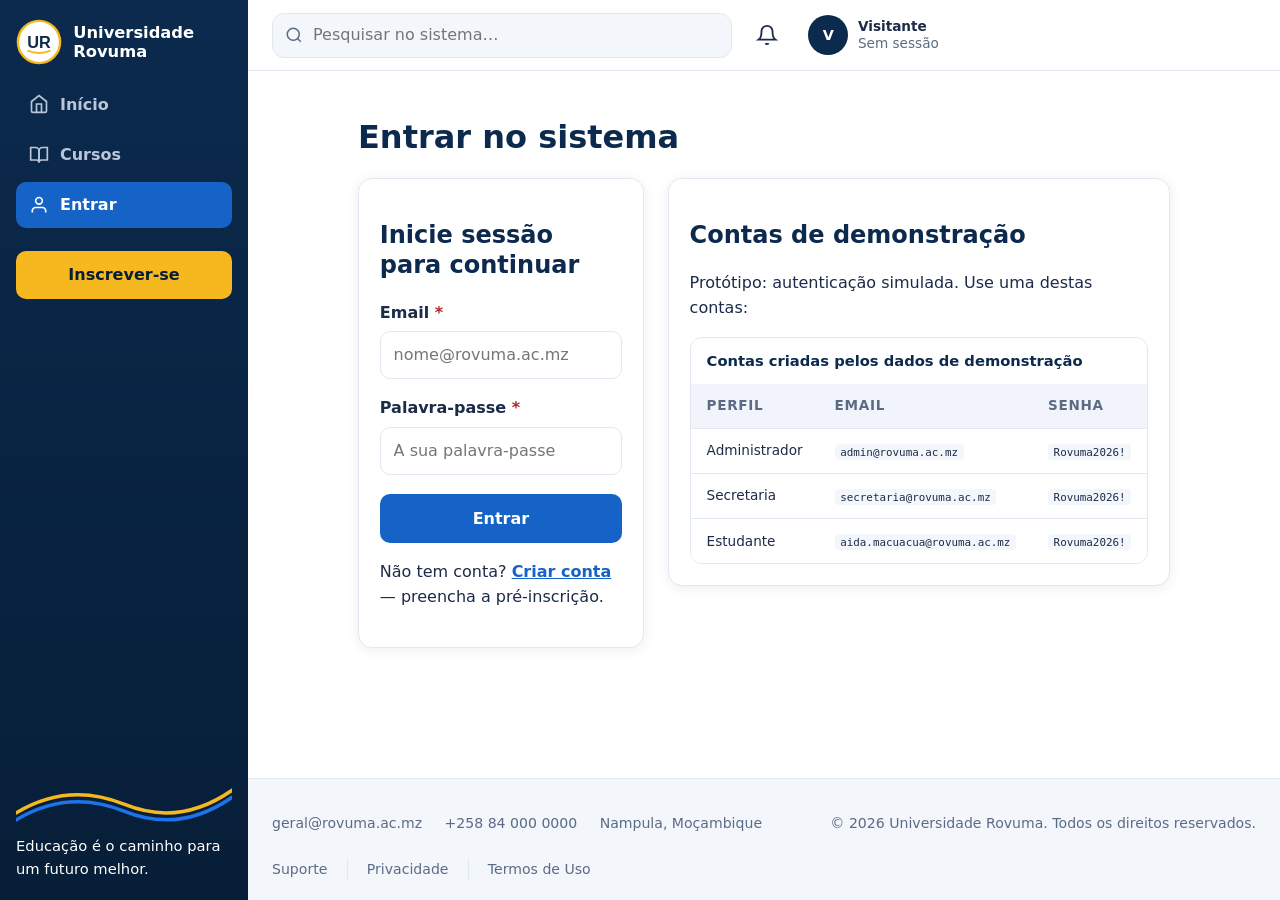
<file: prototipo-sprint0/paginas/guia.html>
<!DOCTYPE html>
<html lang="pt-MZ">
<head>
<meta charset="utf-8">
<meta name="viewport" content="width=device-width, initial-scale=1">
<meta name="description" content="Guia de Pré-Inscrição em PDF — Universidade Rovuma.">
<title>Guia de Pré-Inscrição — Universidade Rovuma</title>
<link rel="icon" href="data:image/svg+xml,%3Csvg xmlns='http://www.w3.org/2000/svg' viewBox='0 0 48 48'%3E%3Ccircle cx='24' cy='24' r='22' fill='%230b2a4d'/%3E%3Ctext x='24' y='31' text-anchor='middle' font-family='sans-serif' font-weight='800' font-size='18' fill='%23f5b81f'%3EUR%3C/text%3E%3C/svg%3E">
<link rel="stylesheet" href="../css/estilos.css">
</head>
<body data-guarda="estudante">
<a class="saltar" href="#conteudo">Saltar para o conteúdo</a>

<div class="layout">
  <aside class="barra-lateral" id="barra-lateral" aria-label="Barra lateral">
    <div class="marca">
      <svg class="logotipo" viewBox="0 0 48 48" aria-hidden="true"><circle cx="24" cy="24" r="22" fill="#ffffff"/><circle cx="24" cy="24" r="22" fill="none" stroke="#f5b81f" stroke-width="2.5"/><text x="24" y="30" text-anchor="middle" font-family="sans-serif" font-weight="800" font-size="17" fill="#0b2a4d">UR</text><path d="M12 33 Q24 38 36 33" stroke="#f5b81f" stroke-width="2" fill="none"/></svg>
      <p>Universidade<br>Rovuma</p>
    </div>
    <nav class="menu" aria-label="Menu do estudante">
      <ul>
        <li><a href="area-estudante.html"><svg viewBox="0 0 24 24" fill="none" stroke="currentColor" stroke-width="2" aria-hidden="true"><path d="M3 9l9-7 9 7v11a2 2 0 0 1-2 2H5a2 2 0 0 1-2-2z"/><polyline points="9 22 9 12 15 12 15 22"/></svg>Início</a></li>
        <li><a href="cursos.html"><svg viewBox="0 0 24 24" fill="none" stroke="currentColor" stroke-width="2" aria-hidden="true"><path d="M2 3h6a4 4 0 0 1 4 4v14a3 3 0 0 0-3-3H2z"/><path d="M22 3h-6a4 4 0 0 0-4 4v14a3 3 0 0 1 3-3h7z"/></svg>Cursos</a></li>
        <li><a href="disciplinas.html"><svg viewBox="0 0 24 24" fill="none" stroke="currentColor" stroke-width="2" aria-hidden="true"><path d="M14 2H6a2 2 0 0 0-2 2v16a2 2 0 0 0 2 2h12a2 2 0 0 0 2-2V8z"/><polyline points="14 2 14 8 20 8"/><line x1="16" y1="13" x2="8" y2="13"/><line x1="16" y1="17" x2="8" y2="17"/></svg>Disciplinas</a></li>
        <li><a href="inscricao.html" class="ativo" aria-current="page"><svg viewBox="0 0 24 24" fill="none" stroke="currentColor" stroke-width="2" aria-hidden="true"><path d="M12 20h9"/><path d="M16.5 3.5a2.12 2.12 0 0 1 3 3L7 19l-4 1 1-4L16.5 3.5z"/></svg>Inscrição</a></li>
        <li><a href="minhas-inscricoes.html"><svg viewBox="0 0 24 24" fill="none" stroke="currentColor" stroke-width="2" aria-hidden="true"><line x1="8" y1="6" x2="21" y2="6"/><line x1="8" y1="12" x2="21" y2="12"/><line x1="8" y1="18" x2="21" y2="18"/><line x1="3" y1="6" x2="3.01" y2="6"/><line x1="3" y1="12" x2="3.01" y2="12"/><line x1="3" y1="18" x2="3.01" y2="18"/></svg>Minhas Inscrições</a></li>
        <li><a href="perfil.html"><svg viewBox="0 0 24 24" fill="none" stroke="currentColor" stroke-width="2" aria-hidden="true"><path d="M20 21v-2a4 4 0 0 0-4-4H8a4 4 0 0 0-4 4v2"/><circle cx="12" cy="7" r="4"/></svg>Perfil</a></li>
        <li><a href="../index.html" data-sair><svg viewBox="0 0 24 24" fill="none" stroke="currentColor" stroke-width="2" aria-hidden="true"><path d="M9 21H5a2 2 0 0 1-2-2V5a2 2 0 0 1 2-2h4"/><polyline points="16 17 21 12 16 7"/><line x1="21" y1="12" x2="9" y2="12"/></svg>Sair</a></li>
      </ul>
    </nav>
    <p class="barra-cta"><a class="btn btn-ouro" href="inscricao.html">+ Nova inscrição</a></p>
    <div class="slogan">
      <svg class="onda" viewBox="0 0 248 56" aria-hidden="true"><path d="M0 44 Q60 8 124 34 T248 18" stroke="#f5b81f" stroke-width="4" fill="none" stroke-linecap="round"/><path d="M0 52 Q60 16 124 42 T248 26" stroke="#1e73e8" stroke-width="4" fill="none" stroke-linecap="round"/></svg>
      <p><strong>Educação é o caminho para um futuro melhor.</strong></p>
    </div>
  </aside>

  <div class="coluna">
    <header class="topo">
      <button class="botao-menu" id="botao-menu" type="button" aria-expanded="false" aria-controls="barra-lateral" aria-label="Abrir menu"><svg viewBox="0 0 24 24" fill="none" stroke="currentColor" stroke-width="2" aria-hidden="true"><line x1="3" y1="6" x2="21" y2="6"/><line x1="3" y1="12" x2="21" y2="12"/><line x1="3" y1="18" x2="21" y2="18"/></svg></button>
      <form class="pesquisa" id="pesquisa-topo" role="search" action="guia.html">
        <label class="escondido-visualmente" for="q">Pesquisar no sistema</label>
        <svg viewBox="0 0 24 24" fill="none" stroke="currentColor" stroke-width="2" aria-hidden="true"><circle cx="11" cy="11" r="8"/><line x1="21" y1="21" x2="16.65" y2="16.65"/></svg>
        <input type="search" id="q" name="q" placeholder="Pesquisar no sistema…" autocomplete="off">
      </form>
      <p class="topo-data"><strong>14 de Outubro de 2026</strong><span id="relogio">Maputo · GMT+2</span></p>
      <a class="sino" href="minhas-inscricoes.html" aria-label="2 notificações por ler"><svg viewBox="0 0 24 24" fill="none" stroke="currentColor" stroke-width="2" aria-hidden="true"><path d="M18 8A6 6 0 0 0 6 8c0 7-3 9-3 9h18s-3-2-3-9"/><path d="M13.73 21a2 2 0 0 1-3.46 0"/></svg><span class="ponto" aria-hidden="true">2</span></a>
      <details class="perfil-chip">
        <summary aria-label="Menu do estudante"><span class="avatar" data-iniciais aria-hidden="true">AM</span><span class="quem"><strong data-nome-utilizador>Aida Samuel Macuácua</strong><span>Estudante</span></span></summary>
        <ul class="perfil-menu">
          <li><a href="perfil.html">Perfil</a></li>
          <li><a href="../index.html" data-sair>Sair</a></li>
        </ul>
      </details>
    </header>

    <main class="conteudo" id="conteudo">
      <h1>Guia de Pré-Inscrição</h1>
      <p class="acoes-form no-print">
        <button class="btn btn-primario" id="btn-imprimir" type="button"><svg viewBox="0 0 24 24" fill="none" stroke="currentColor" stroke-width="2" aria-hidden="true"><polyline points="6 9 6 2 18 2 18 9"/><path d="M6 18H4a2 2 0 0 1-2-2v-5a2 2 0 0 1 2-2h16a2 2 0 0 1 2 2v5a2 2 0 0 1-2 2h-2"/><rect x="6" y="14" width="12" height="8"/></svg>Exportar PDF</button>
        <a class="btn btn-secundario" href="selecionar-disciplinas.html">Voltar à seleção</a>
      </p>
      <article class="guia-doc" id="guia-doc" aria-label="Guia de Pré-Inscrição">
        <header class="guia-topo">
          <p class="guia-univ">Universidade Rovuma</p>
          <h2>Guia de Pré-Inscrição <span class="guia-num">N.º 2026-000431</span></h2>
        </header>
        <div class="guia-blocos">
          <section aria-label="Estudante">
            <h3>Estudante</h3>
            <p><strong id="guia-nome">Aida Samuel Macuácua</strong><br>Código <span id="guia-codigo">2025-INFO-002</span> · 2.º ano<br>aida.macuacua@rovuma.ac.mz · +258 85 123 4567</p>
          </section>
          <section aria-label="Curso">
            <h3>Curso</h3>
            <p><strong>Licenciatura em Informática</strong><br>Ano letivo 2026 · Taxa de inscrição</p>
          </section>
        </div>
        <section aria-label="Disciplinas">
          <h3>Disciplinas selecionadas (<span id="guia-total">3 · 17 créditos</span>)</h3>
          <table class="guia-tab">
            <caption>Disciplinas escolhidas na pré-inscrição</caption>
            <thead><tr><th scope="col">Código</th><th scope="col">Disciplina</th><th scope="col">Créditos</th></tr></thead>
            <tbody id="guia-disciplinas">
              <tr><td>PWEB01</td><td>Programação Web I</td><td>6</td></tr>
              <tr><td>ALGO01</td><td>Algoritmos e Estruturas de Dados</td><td>6</td></tr>
              <tr><td>BDAD01</td><td>Bases de Dados I</td><td>5</td></tr>
            </tbody>
          </table>
        </section>
        <section class="guia-pag" aria-label="Pagamento">
          <h3>Pagamento</h3>
          <p class="guia-ref">Entidade <strong>00123</strong> · Referência <strong>123 456 789</strong></p>
          <p class="guia-valor">Valor: <strong>1 500,00 MZN</strong> · Prazo: <strong>31/10/2026</strong></p>
          <p>Onde pagar: <strong>Millennium BIM · BCI · Standard Bank</strong> (ATM Rede SIMO / homebanking) · <strong>M-Pesa · e-Mola</strong> · balcão da tesouraria</p>
        </section>
        <footer class="guia-rodape">
          <p>Emitida em 14/10/2026 · Referência válida até 31/10/2026 · Código de verificação: <strong>RV-8K2Q-91</strong></p>
        </footer>
      </article>
    </main>

    <footer class="rodape" id="contactos">
      <div class="rodape-interno">
        <p class="rodape-contactos"><span>geral@rovuma.ac.mz</span><span>+258 84 000 0000</span><span>Nampula, Moçambique</span></p>
        <p>© 2026 Universidade Rovuma. Todos os direitos reservados.</p>
        <ul><li><a href="#contactos">Suporte</a></li><li><a href="#contactos">Privacidade</a></li><li><a href="#contactos">Termos de Uso</a></li></ul>
      </div>
    </footer>
  </div>
</div>

<script src="../js/main.js"></script>
</body>
</html>
</file>
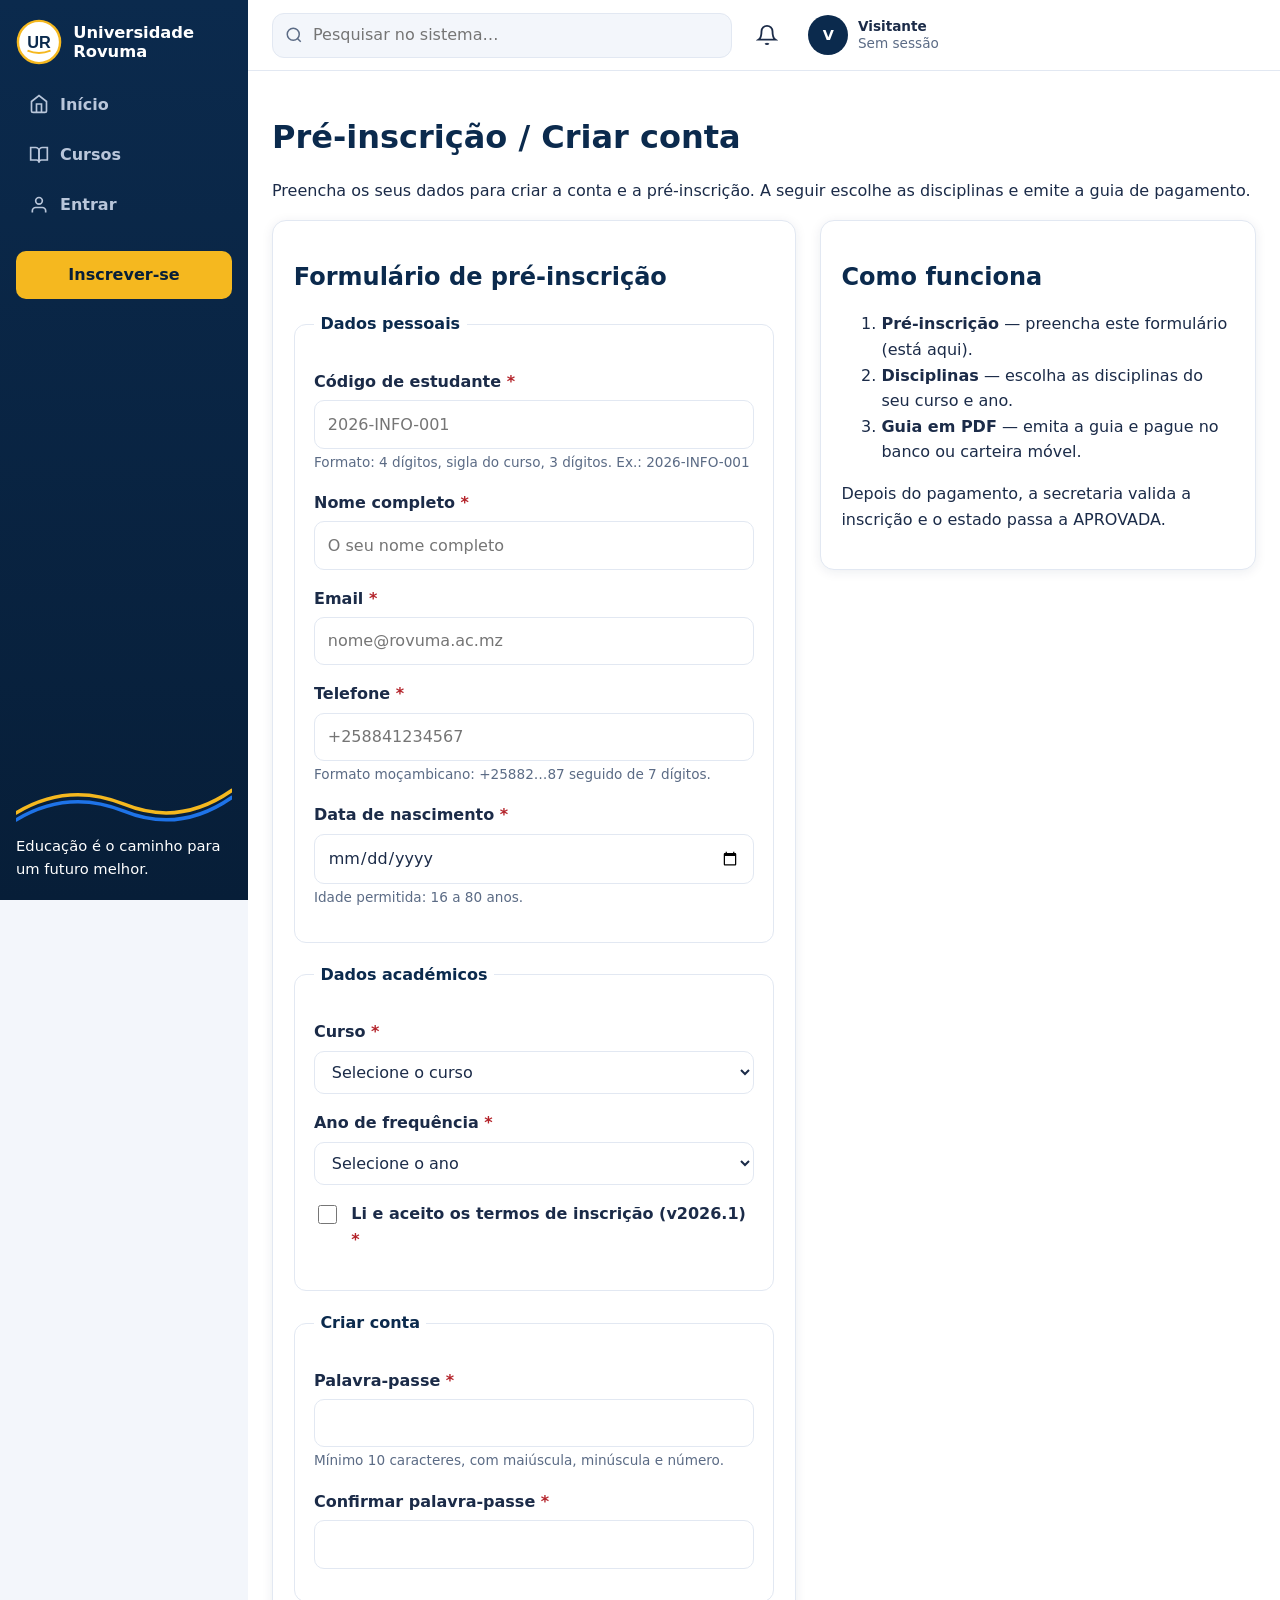
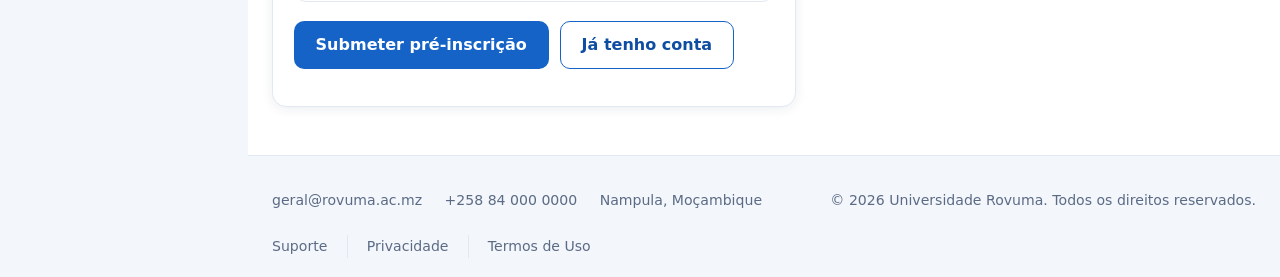
<file: prototipo-sprint0/paginas/inscricao.html>
<!DOCTYPE html>
<html lang="pt-MZ">
<head>
<meta charset="utf-8">
<meta name="viewport" content="width=device-width, initial-scale=1">
<meta name="description" content="Pré-inscrição e criação de conta — Universidade Rovuma.">
<title>Pré-inscrição — Universidade Rovuma</title>
<link rel="icon" href="data:image/svg+xml,%3Csvg xmlns='http://www.w3.org/2000/svg' viewBox='0 0 48 48'%3E%3Ccircle cx='24' cy='24' r='22' fill='%230b2a4d'/%3E%3Ctext x='24' y='31' text-anchor='middle' font-family='sans-serif' font-weight='800' font-size='18' fill='%23f5b81f'%3EUR%3C/text%3E%3C/svg%3E">
<link rel="stylesheet" href="../css/estilos.css">
</head>
<body>
<a class="saltar" href="#conteudo">Saltar para o conteúdo</a>

<div class="layout">
  <aside class="barra-lateral" id="barra-lateral" aria-label="Barra lateral">
    <div class="marca">
      <svg class="logotipo" viewBox="0 0 48 48" aria-hidden="true"><circle cx="24" cy="24" r="22" fill="#ffffff"/><circle cx="24" cy="24" r="22" fill="none" stroke="#f5b81f" stroke-width="2.5"/><text x="24" y="30" text-anchor="middle" font-family="sans-serif" font-weight="800" font-size="17" fill="#0b2a4d">UR</text><path d="M12 33 Q24 38 36 33" stroke="#f5b81f" stroke-width="2" fill="none"/></svg>
      <p>Universidade<br>Rovuma</p>
    </div>
    <nav class="menu" aria-label="Menu principal">
      <ul>
        <li><a href="../index.html"><svg viewBox="0 0 24 24" fill="none" stroke="currentColor" stroke-width="2" aria-hidden="true"><path d="M3 9l9-7 9 7v11a2 2 0 0 1-2 2H5a2 2 0 0 1-2-2z"/><polyline points="9 22 9 12 15 12 15 22"/></svg>Início</a></li>
        <li><a href="cursos.html"><svg viewBox="0 0 24 24" fill="none" stroke="currentColor" stroke-width="2" aria-hidden="true"><path d="M2 3h6a4 4 0 0 1 4 4v14a3 3 0 0 0-3-3H2z"/><path d="M22 3h-6a4 4 0 0 0-4 4v14a3 3 0 0 1 3-3h7z"/></svg>Cursos</a></li>
        <li><a href="login.html"><svg viewBox="0 0 24 24" fill="none" stroke="currentColor" stroke-width="2" aria-hidden="true"><path d="M20 21v-2a4 4 0 0 0-4-4H8a4 4 0 0 0-4 4v2"/><circle cx="12" cy="7" r="4"/></svg>Entrar</a></li>
      </ul>
    </nav>
    <p class="barra-cta"><a class="btn btn-ouro" href="login.html">Inscrever-se</a></p>
    <div class="slogan">
      <svg class="onda" viewBox="0 0 248 56" aria-hidden="true"><path d="M0 44 Q60 8 124 34 T248 18" stroke="#f5b81f" stroke-width="4" fill="none" stroke-linecap="round"/><path d="M0 52 Q60 16 124 42 T248 26" stroke="#1e73e8" stroke-width="4" fill="none" stroke-linecap="round"/></svg>
      <p><strong>Educação é o caminho para um futuro melhor.</strong></p>
    </div>
  </aside>

  <div class="coluna">
    <header class="topo">
      <button class="botao-menu" id="botao-menu" type="button" aria-expanded="false" aria-controls="barra-lateral" aria-label="Abrir menu"><svg viewBox="0 0 24 24" fill="none" stroke="currentColor" stroke-width="2" aria-hidden="true"><line x1="3" y1="6" x2="21" y2="6"/><line x1="3" y1="12" x2="21" y2="12"/><line x1="3" y1="18" x2="21" y2="18"/></svg></button>
      <form class="pesquisa" id="pesquisa-topo" role="search" action="inscricao.html">
        <label class="escondido-visualmente" for="q">Pesquisar no sistema</label>
        <svg viewBox="0 0 24 24" fill="none" stroke="currentColor" stroke-width="2" aria-hidden="true"><circle cx="11" cy="11" r="8"/><line x1="21" y1="21" x2="16.65" y2="16.65"/></svg>
        <input type="search" id="q" name="q" placeholder="Pesquisar no sistema…" autocomplete="off">
      </form>
      <a class="sino" href="../index.html#noticias" aria-label="Ver notícias e avisos"><svg viewBox="0 0 24 24" fill="none" stroke="currentColor" stroke-width="2" aria-hidden="true"><path d="M18 8A6 6 0 0 0 6 8c0 7-3 9-3 9h18s-3-2-3-9"/><path d="M13.73 21a2 2 0 0 1-3.46 0"/></svg></a>
      <details class="perfil-chip">
        <summary aria-label="Menu do visitante"><span class="avatar" aria-hidden="true">V</span><span class="quem"><strong>Visitante</strong><span>Sem sessão</span></span></summary>
        <ul class="perfil-menu">
          <li><a href="login.html">Entrar</a></li>
          <li><a href="inscricao.html">Criar conta</a></li>
        </ul>
      </details>
    </header>

    <main class="conteudo" id="conteudo">
      <h1>Pré-inscrição / Criar conta</h1>
      <p>Preencha os seus dados para criar a conta e a pré-inscrição. A seguir escolhe as disciplinas e emite a guia de pagamento.</p>
      <div class="login-grelha">
        <section class="cartao" aria-labelledby="t-form">
          <h2 id="t-form">Formulário de pré-inscrição</h2>
          <div class="resumo-erros" id="resumo-erros" hidden tabindex="-1" aria-labelledby="t-resumo">
            <h2 id="t-resumo">Faltam dados ou há valores inválidos:</h2>
            <ul></ul>
          </div>
          <form class="formulario" id="form-inscricao" data-resumo action="selecionar-disciplinas.html" method="get">
            <fieldset>
              <legend>Dados pessoais</legend>
              <p class="campo">
                <label for="codigo">Código de estudante <span class="obrigatorio" aria-hidden="true">*</span></label>
                <input type="text" id="codigo" name="codigo" required pattern="\d{4}-[A-Z]{4}-\d{3}" maxlength="13" autocomplete="off" placeholder="2026-INFO-001" title="Formato: 2026-INFO-001 (ano, sigla do curso e número)">
                <span class="dica" id="dica-codigo">Formato: 4 dígitos, sigla do curso, 3 dígitos. Ex.: 2026-INFO-001</span>
              </p>
              <p class="campo">
                <label for="nome">Nome completo <span class="obrigatorio" aria-hidden="true">*</span></label>
                <input type="text" id="nome" name="nome" required minlength="5" maxlength="60" pattern="[A-Za-zÀ-ÿ]+ [A-Za-zÀ-ÿ ]+" autocomplete="name" placeholder="O seu nome completo" title="Nome completo com pelo menos duas palavras">
              </p>
              <p class="campo">
                <label for="email">Email <span class="obrigatorio" aria-hidden="true">*</span></label>
                <input type="email" id="email" name="email" required maxlength="60" autocomplete="email" placeholder="nome@rovuma.ac.mz">
              </p>
              <p class="campo">
                <label for="telefone">Telefone <span class="obrigatorio" aria-hidden="true">*</span></label>
                <input type="tel" id="telefone" name="telefone" required pattern="(\+258|258)?8[2-7][0-9]{7}" maxlength="17" inputmode="tel" autocomplete="tel" placeholder="+258841234567" title="Telemóvel moçambicano, ex.: +258841234567">
                <span class="dica">Formato moçambicano: +25882…87 seguido de 7 dígitos.</span>
              </p>
              <p class="campo">
                <label for="nascimento">Data de nascimento <span class="obrigatorio" aria-hidden="true">*</span></label>
                <input type="date" id="nascimento" name="nascimento" required min="1946-10-14" max="2010-10-14">
                <span class="dica">Idade permitida: 16 a 80 anos.</span>
              </p>
            </fieldset>
            <fieldset>
              <legend>Dados académicos</legend>
              <p class="campo">
                <label for="curso">Curso <span class="obrigatorio" aria-hidden="true">*</span></label>
                <select id="curso" name="curso" required>
                  <option value="" disabled selected>Selecione o curso</option>
                  <option value="INFO">Licenciatura em Informática</option>
                  <option value="GEST">Licenciatura em Gestão</option>
                  <option value="CONT">Licenciatura em Contabilidade</option>
                  <option value="ELEC">Licenciatura em Engenharia Elétrica</option>
                </select>
              </p>
              <p class="campo">
                <label for="ano">Ano de frequência <span class="obrigatorio" aria-hidden="true">*</span></label>
                <select id="ano" name="ano" required>
                  <option value="" disabled selected>Selecione o ano</option>
                  <option value="1">1.º ano</option>
                  <option value="2">2.º ano</option>
                  <option value="3">3.º ano</option>
                  <option value="4">4.º ano</option>
                </select>
              </p>
              <p class="campo termos">
                <input type="checkbox" id="termos" name="termos" required>
                <label for="termos">Li e aceito os termos de inscrição (v2026.1) <span class="obrigatorio" aria-hidden="true">*</span></label>
              </p>
            </fieldset>
            <fieldset id="grupo-senha">
              <legend>Criar conta</legend>
              <p class="campo">
                <label for="senha-nova">Palavra-passe <span class="obrigatorio" aria-hidden="true">*</span></label>
                <input type="password" id="senha-nova" name="senha-nova" required minlength="10" pattern="(?=.*[a-z])(?=.*[A-Z])(?=.*\d).{10,}" autocomplete="new-password" title="Mínimo 10 caracteres, com maiúscula, minúscula e número">
                <span class="dica">Mínimo 10 caracteres, com maiúscula, minúscula e número.</span>
              </p>
              <p class="campo">
                <label for="senha-conf">Confirmar palavra-passe <span class="obrigatorio" aria-hidden="true">*</span></label>
                <input type="password" id="senha-conf" name="senha-conf" required autocomplete="new-password">
              </p>
            </fieldset>
            <p class="acoes-form">
              <button class="btn btn-primario" type="submit">Submeter pré-inscrição</button>
              <a class="btn btn-secundario" href="login.html">Já tenho conta</a>
            </p>
          </form>
        </section>
        <aside class="cartao" aria-labelledby="t-passos">
          <h2 id="t-passos">Como funciona</h2>
          <ol>
            <li><strong>Pré-inscrição</strong> — preencha este formulário (está aqui).</li>
            <li><strong>Disciplinas</strong> — escolha as disciplinas do seu curso e ano.</li>
            <li><strong>Guia em PDF</strong> — emita a guia e pague no banco ou carteira móvel.</li>
          </ol>
          <p>Depois do pagamento, a secretaria valida a inscrição e o estado passa a APROVADA.</p>
        </aside>
      </div>
    </main>

    <footer class="rodape" id="contactos">
      <div class="rodape-interno">
        <p class="rodape-contactos"><span>geral@rovuma.ac.mz</span><span>+258 84 000 0000</span><span>Nampula, Moçambique</span></p>
        <p>© 2026 Universidade Rovuma. Todos os direitos reservados.</p>
        <ul><li><a href="#contactos">Suporte</a></li><li><a href="#contactos">Privacidade</a></li><li><a href="#contactos">Termos de Uso</a></li></ul>
      </div>
    </footer>
  </div>
</div>

<script src="../js/main.js"></script>
</body>
</html>
</file>
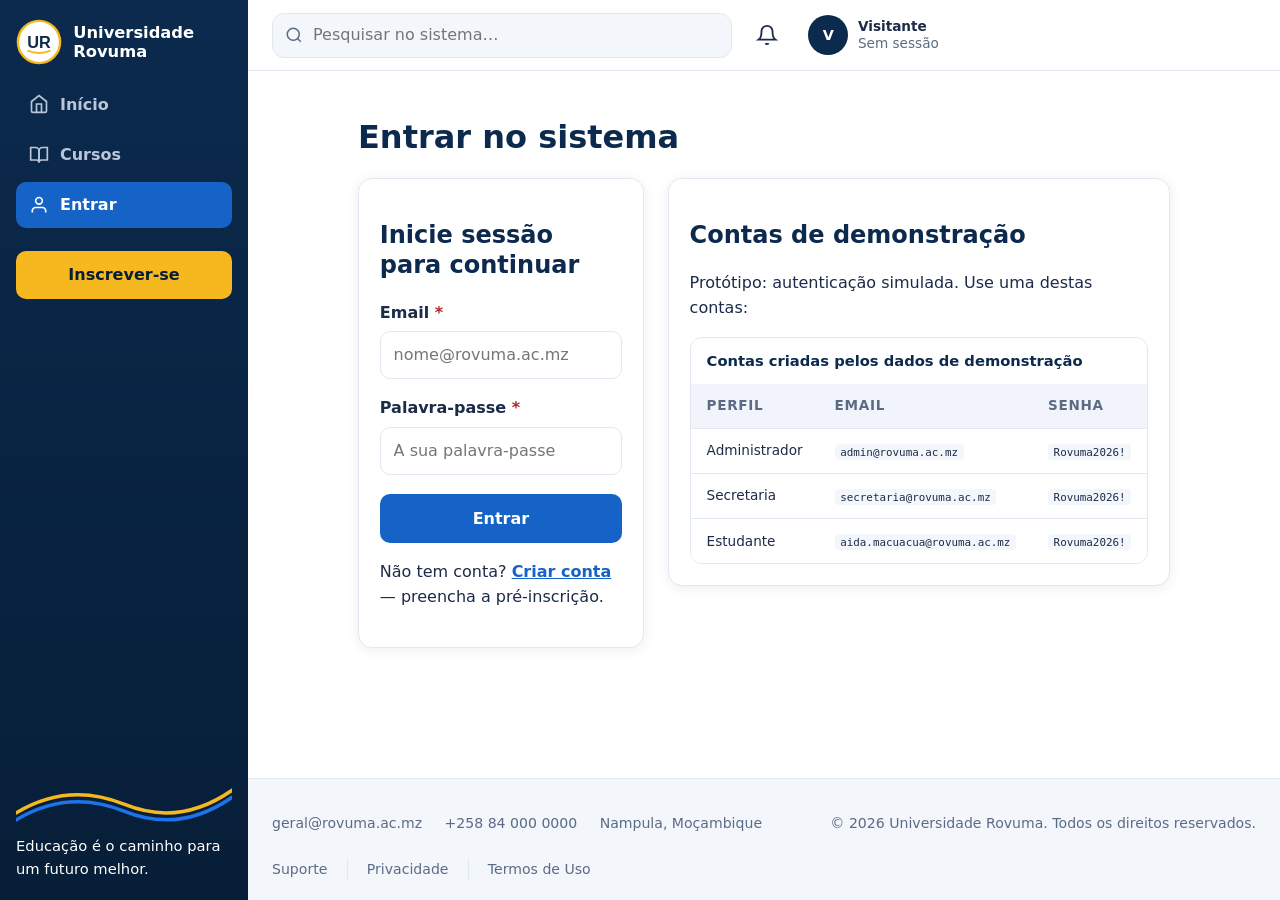
<file: prototipo-sprint0/paginas/login.html>
<!DOCTYPE html>
<html lang="pt-MZ">
<head>
<meta charset="utf-8">
<meta name="viewport" content="width=device-width, initial-scale=1">
<meta name="description" content="Entrar no Sistema de Gestão Académica da Universidade Rovuma.">
<title>Entrar — Universidade Rovuma</title>
<link rel="icon" href="data:image/svg+xml,%3Csvg xmlns='http://www.w3.org/2000/svg' viewBox='0 0 48 48'%3E%3Ccircle cx='24' cy='24' r='22' fill='%230b2a4d'/%3E%3Ctext x='24' y='31' text-anchor='middle' font-family='sans-serif' font-weight='800' font-size='18' fill='%23f5b81f'%3EUR%3C/text%3E%3C/svg%3E">
<link rel="stylesheet" href="../css/estilos.css">
</head>
<body>
<a class="saltar" href="#conteudo">Saltar para o conteúdo</a>

<div class="layout">
  <aside class="barra-lateral" id="barra-lateral" aria-label="Barra lateral">
    <div class="marca">
      <svg class="logotipo" viewBox="0 0 48 48" aria-hidden="true"><circle cx="24" cy="24" r="22" fill="#ffffff"/><circle cx="24" cy="24" r="22" fill="none" stroke="#f5b81f" stroke-width="2.5"/><text x="24" y="30" text-anchor="middle" font-family="sans-serif" font-weight="800" font-size="17" fill="#0b2a4d">UR</text><path d="M12 33 Q24 38 36 33" stroke="#f5b81f" stroke-width="2" fill="none"/></svg>
      <p>Universidade<br>Rovuma</p>
    </div>
    <nav class="menu" aria-label="Menu principal">
      <ul>
        <li><a href="../index.html"><svg viewBox="0 0 24 24" fill="none" stroke="currentColor" stroke-width="2" aria-hidden="true"><path d="M3 9l9-7 9 7v11a2 2 0 0 1-2 2H5a2 2 0 0 1-2-2z"/><polyline points="9 22 9 12 15 12 15 22"/></svg>Início</a></li>
        <li><a href="cursos.html"><svg viewBox="0 0 24 24" fill="none" stroke="currentColor" stroke-width="2" aria-hidden="true"><path d="M2 3h6a4 4 0 0 1 4 4v14a3 3 0 0 0-3-3H2z"/><path d="M22 3h-6a4 4 0 0 0-4 4v14a3 3 0 0 1 3-3h7z"/></svg>Cursos</a></li>
        <li><a href="login.html" class="ativo" aria-current="page"><svg viewBox="0 0 24 24" fill="none" stroke="currentColor" stroke-width="2" aria-hidden="true"><path d="M20 21v-2a4 4 0 0 0-4-4H8a4 4 0 0 0-4 4v2"/><circle cx="12" cy="7" r="4"/></svg>Entrar</a></li>
      </ul>
    </nav>
    <p class="barra-cta"><a class="btn btn-ouro" href="login.html">Inscrever-se</a></p>
    <div class="slogan">
      <svg class="onda" viewBox="0 0 248 56" aria-hidden="true"><path d="M0 44 Q60 8 124 34 T248 18" stroke="#f5b81f" stroke-width="4" fill="none" stroke-linecap="round"/><path d="M0 52 Q60 16 124 42 T248 26" stroke="#1e73e8" stroke-width="4" fill="none" stroke-linecap="round"/></svg>
      <p><strong>Educação é o caminho para um futuro melhor.</strong></p>
    </div>
  </aside>

  <div class="coluna">
    <header class="topo">
      <button class="botao-menu" id="botao-menu" type="button" aria-expanded="false" aria-controls="barra-lateral" aria-label="Abrir menu"><svg viewBox="0 0 24 24" fill="none" stroke="currentColor" stroke-width="2" aria-hidden="true"><line x1="3" y1="6" x2="21" y2="6"/><line x1="3" y1="12" x2="21" y2="12"/><line x1="3" y1="18" x2="21" y2="18"/></svg></button>
      <form class="pesquisa" id="pesquisa-topo" role="search" action="login.html">
        <label class="escondido-visualmente" for="q">Pesquisar no sistema</label>
        <svg viewBox="0 0 24 24" fill="none" stroke="currentColor" stroke-width="2" aria-hidden="true"><circle cx="11" cy="11" r="8"/><line x1="21" y1="21" x2="16.65" y2="16.65"/></svg>
        <input type="search" id="q" name="q" placeholder="Pesquisar no sistema…" autocomplete="off">
      </form>
      <a class="sino" href="../index.html#noticias" aria-label="Ver notícias e avisos"><svg viewBox="0 0 24 24" fill="none" stroke="currentColor" stroke-width="2" aria-hidden="true"><path d="M18 8A6 6 0 0 0 6 8c0 7-3 9-3 9h18s-3-2-3-9"/><path d="M13.73 21a2 2 0 0 1-3.46 0"/></svg></a>
      <details class="perfil-chip">
        <summary aria-label="Menu do visitante"><span class="avatar" aria-hidden="true">V</span><span class="quem"><strong>Visitante</strong><span>Sem sessão</span></span></summary>
        <ul class="perfil-menu">
          <li><a href="login.html">Entrar</a></li>
          <li><a href="inscricao.html">Criar conta</a></li>
        </ul>
      </details>
    </header>

    <main class="conteudo conteudo-estreito" id="conteudo">
      <h1>Entrar no sistema</h1>
      <div class="login-grelha">
        <section class="cartao" aria-labelledby="t-form">
          <h2 id="t-form">Inicie sessão para continuar</h2>
          <div class="aviso aviso-erro" id="erro-login" role="alert" tabindex="-1" hidden>
            <strong>Credenciais inválidas.</strong> Verifique o email e a palavra-passe e tente de novo.
          </div>
          <form class="formulario" id="form-login" action="area-estudante.html" method="get">
            <p class="campo">
              <label for="email">Email <span class="obrigatorio" aria-hidden="true">*</span></label>
              <input type="email" id="email" name="email" required maxlength="60" autocomplete="email" placeholder="nome@rovuma.ac.mz">
            </p>
            <p class="campo">
              <label for="senha">Palavra-passe <span class="obrigatorio" aria-hidden="true">*</span></label>
              <input type="password" id="senha" name="senha" required autocomplete="current-password" placeholder="A sua palavra-passe">
            </p>
            <p class="acoes-form">
              <button class="btn btn-primario btn-bloco" type="submit">Entrar</button>
            </p>
            <p>Não tem conta? <a href="inscricao.html"><strong>Criar conta</strong></a> — preencha a pré-inscrição.</p>
          </form>
        </section>
        <aside class="cartao" aria-labelledby="t-demo">
          <h2 id="t-demo">Contas de demonstração</h2>
          <p>Protótipo: autenticação simulada. Use uma destas contas:</p>
          <div class="tabela">
            <table class="contas-demo">
              <caption>Contas criadas pelos dados de demonstração</caption>
              <thead><tr><th scope="col">Perfil</th><th scope="col">Email</th><th scope="col">Senha</th></tr></thead>
              <tbody>
                <tr><td data-th="Perfil">Administrador</td><td data-th="Email"><code>admin@rovuma.ac.mz</code></td><td data-th="Senha"><code>Rovuma2026!</code></td></tr>
                <tr><td data-th="Perfil">Secretaria</td><td data-th="Email"><code>secretaria@rovuma.ac.mz</code></td><td data-th="Senha"><code>Rovuma2026!</code></td></tr>
                <tr><td data-th="Perfil">Estudante</td><td data-th="Email"><code>aida.macuacua@rovuma.ac.mz</code></td><td data-th="Senha"><code>Rovuma2026!</code></td></tr>
              </tbody>
            </table>
          </div>
        </aside>
      </div>
    </main>

    <footer class="rodape" id="contactos">
      <div class="rodape-interno">
        <p class="rodape-contactos"><span>geral@rovuma.ac.mz</span><span>+258 84 000 0000</span><span>Nampula, Moçambique</span></p>
        <p>© 2026 Universidade Rovuma. Todos os direitos reservados.</p>
        <ul><li><a href="#contactos">Suporte</a></li><li><a href="#contactos">Privacidade</a></li><li><a href="#contactos">Termos de Uso</a></li></ul>
      </div>
    </footer>
  </div>
</div>

<script src="../js/main.js"></script>
</body>
</html>
</file>
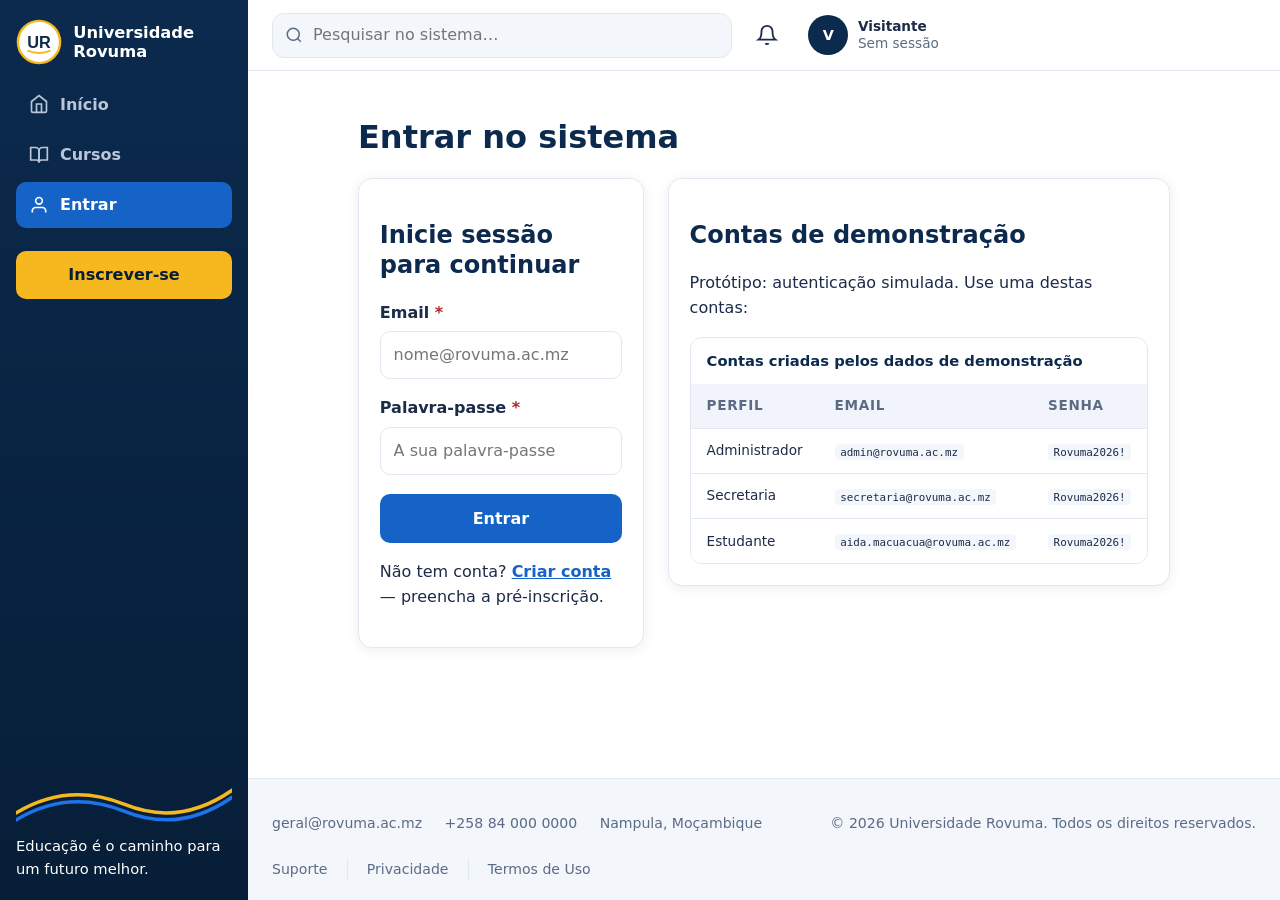
<file: prototipo-sprint0/paginas/selecionar-disciplinas.html>
<!DOCTYPE html>
<html lang="pt-MZ">
<head>
<meta charset="utf-8">
<meta name="viewport" content="width=device-width, initial-scale=1">
<meta name="description" content="Selecionar disciplinas da pré-inscrição — Universidade Rovuma.">
<title>Selecionar disciplinas — Universidade Rovuma</title>
<link rel="icon" href="data:image/svg+xml,%3Csvg xmlns='http://www.w3.org/2000/svg' viewBox='0 0 48 48'%3E%3Ccircle cx='24' cy='24' r='22' fill='%230b2a4d'/%3E%3Ctext x='24' y='31' text-anchor='middle' font-family='sans-serif' font-weight='800' font-size='18' fill='%23f5b81f'%3EUR%3C/text%3E%3C/svg%3E">
<link rel="stylesheet" href="../css/estilos.css">
</head>
<body data-guarda="estudante">
<a class="saltar" href="#conteudo">Saltar para o conteúdo</a>

<div class="layout">
  <aside class="barra-lateral" id="barra-lateral" aria-label="Barra lateral">
    <div class="marca">
      <svg class="logotipo" viewBox="0 0 48 48" aria-hidden="true"><circle cx="24" cy="24" r="22" fill="#ffffff"/><circle cx="24" cy="24" r="22" fill="none" stroke="#f5b81f" stroke-width="2.5"/><text x="24" y="30" text-anchor="middle" font-family="sans-serif" font-weight="800" font-size="17" fill="#0b2a4d">UR</text><path d="M12 33 Q24 38 36 33" stroke="#f5b81f" stroke-width="2" fill="none"/></svg>
      <p>Universidade<br>Rovuma</p>
    </div>
    <nav class="menu" aria-label="Menu do estudante">
      <ul>
        <li><a href="area-estudante.html"><svg viewBox="0 0 24 24" fill="none" stroke="currentColor" stroke-width="2" aria-hidden="true"><path d="M3 9l9-7 9 7v11a2 2 0 0 1-2 2H5a2 2 0 0 1-2-2z"/><polyline points="9 22 9 12 15 12 15 22"/></svg>Início</a></li>
        <li><a href="cursos.html"><svg viewBox="0 0 24 24" fill="none" stroke="currentColor" stroke-width="2" aria-hidden="true"><path d="M2 3h6a4 4 0 0 1 4 4v14a3 3 0 0 0-3-3H2z"/><path d="M22 3h-6a4 4 0 0 0-4 4v14a3 3 0 0 1 3-3h7z"/></svg>Cursos</a></li>
        <li><a href="disciplinas.html"><svg viewBox="0 0 24 24" fill="none" stroke="currentColor" stroke-width="2" aria-hidden="true"><path d="M14 2H6a2 2 0 0 0-2 2v16a2 2 0 0 0 2 2h12a2 2 0 0 0 2-2V8z"/><polyline points="14 2 14 8 20 8"/><line x1="16" y1="13" x2="8" y2="13"/><line x1="16" y1="17" x2="8" y2="17"/></svg>Disciplinas</a></li>
        <li><a href="inscricao.html" class="ativo" aria-current="page"><svg viewBox="0 0 24 24" fill="none" stroke="currentColor" stroke-width="2" aria-hidden="true"><path d="M12 20h9"/><path d="M16.5 3.5a2.12 2.12 0 0 1 3 3L7 19l-4 1 1-4L16.5 3.5z"/></svg>Inscrição</a></li>
        <li><a href="minhas-inscricoes.html"><svg viewBox="0 0 24 24" fill="none" stroke="currentColor" stroke-width="2" aria-hidden="true"><line x1="8" y1="6" x2="21" y2="6"/><line x1="8" y1="12" x2="21" y2="12"/><line x1="8" y1="18" x2="21" y2="18"/><line x1="3" y1="6" x2="3.01" y2="6"/><line x1="3" y1="12" x2="3.01" y2="12"/><line x1="3" y1="18" x2="3.01" y2="18"/></svg>Minhas Inscrições</a></li>
        <li><a href="perfil.html"><svg viewBox="0 0 24 24" fill="none" stroke="currentColor" stroke-width="2" aria-hidden="true"><path d="M20 21v-2a4 4 0 0 0-4-4H8a4 4 0 0 0-4 4v2"/><circle cx="12" cy="7" r="4"/></svg>Perfil</a></li>
        <li><a href="../index.html" data-sair><svg viewBox="0 0 24 24" fill="none" stroke="currentColor" stroke-width="2" aria-hidden="true"><path d="M9 21H5a2 2 0 0 1-2-2V5a2 2 0 0 1 2-2h4"/><polyline points="16 17 21 12 16 7"/><line x1="21" y1="12" x2="9" y2="12"/></svg>Sair</a></li>
      </ul>
    </nav>
    <p class="barra-cta"><a class="btn btn-ouro" href="inscricao.html">+ Nova inscrição</a></p>
    <div class="slogan">
      <svg class="onda" viewBox="0 0 248 56" aria-hidden="true"><path d="M0 44 Q60 8 124 34 T248 18" stroke="#f5b81f" stroke-width="4" fill="none" stroke-linecap="round"/><path d="M0 52 Q60 16 124 42 T248 26" stroke="#1e73e8" stroke-width="4" fill="none" stroke-linecap="round"/></svg>
      <p><strong>Educação é o caminho para um futuro melhor.</strong></p>
    </div>
  </aside>

  <div class="coluna">
    <header class="topo">
      <button class="botao-menu" id="botao-menu" type="button" aria-expanded="false" aria-controls="barra-lateral" aria-label="Abrir menu"><svg viewBox="0 0 24 24" fill="none" stroke="currentColor" stroke-width="2" aria-hidden="true"><line x1="3" y1="6" x2="21" y2="6"/><line x1="3" y1="12" x2="21" y2="12"/><line x1="3" y1="18" x2="21" y2="18"/></svg></button>
      <form class="pesquisa" id="pesquisa-topo" role="search" action="selecionar-disciplinas.html">
        <label class="escondido-visualmente" for="q">Pesquisar no sistema</label>
        <svg viewBox="0 0 24 24" fill="none" stroke="currentColor" stroke-width="2" aria-hidden="true"><circle cx="11" cy="11" r="8"/><line x1="21" y1="21" x2="16.65" y2="16.65"/></svg>
        <input type="search" id="q" name="q" placeholder="Pesquisar no sistema…" autocomplete="off">
      </form>
      <p class="topo-data"><strong>14 de Outubro de 2026</strong><span id="relogio">Maputo · GMT+2</span></p>
      <a class="sino" href="minhas-inscricoes.html" aria-label="2 notificações por ler"><svg viewBox="0 0 24 24" fill="none" stroke="currentColor" stroke-width="2" aria-hidden="true"><path d="M18 8A6 6 0 0 0 6 8c0 7-3 9-3 9h18s-3-2-3-9"/><path d="M13.73 21a2 2 0 0 1-3.46 0"/></svg><span class="ponto" aria-hidden="true">2</span></a>
      <details class="perfil-chip">
        <summary aria-label="Menu do estudante"><span class="avatar" data-iniciais aria-hidden="true">AM</span><span class="quem"><strong data-nome-utilizador>Aida Samuel Macuácua</strong><span>Estudante</span></span></summary>
        <ul class="perfil-menu">
          <li><a href="perfil.html">Perfil</a></li>
          <li><a href="../index.html" data-sair>Sair</a></li>
        </ul>
      </details>
    </header>

    <main class="conteudo" id="conteudo">
      <h1>Selecionar disciplinas</h1>
      <p id="ctx-line">Pré-inscrição: <strong id="ctx-curso">INFO</strong> · <span id="ctx-ano">2.º ano</span> — <span id="ctx-nome">Aida Samuel Macuácua</span></p>
      <div class="aviso" role="note">
        Mostramos apenas as disciplinas do seu curso e ano (RN22). Marque pelo menos 1 disciplina.
      </div>
      <section class="cartao" aria-labelledby="t-form">
        <h2 id="t-form">Disciplinas disponíveis</h2>
        <div class="aviso aviso-erro" id="erro-selecao" role="alert" tabindex="-1" hidden>
          <strong>Escolha pelo menos 1 disciplina</strong> para continuar.
        </div>
        <form id="form-selecao" action="guia.html" method="get">
          <fieldset>
            <legend>Marque as disciplinas pretendidas</legend>
            <div class="opcoes">
              <label class="opcao"><input type="checkbox" name="disc" value="PWEB01" data-nome="Programação Web I" data-creditos="6"><span><strong>Programação Web I</strong><small>PWEB01 · 6 créditos · 40 vagas livres</small></span></label>
              <label class="opcao"><input type="checkbox" name="disc" value="ALGO01" data-nome="Algoritmos e Estruturas de Dados" data-creditos="6"><span><strong>Algoritmos e Estruturas de Dados</strong><small>ALGO01 · 6 créditos · 35 vagas livres</small></span></label>
              <label class="opcao"><input type="checkbox" name="disc" value="BDAD01" data-nome="Bases de Dados I" data-creditos="5"><span><strong>Bases de Dados I</strong><small>BDAD01 · 5 créditos · 30 vagas livres</small></span></label>
              <label class="opcao"><input type="checkbox" name="disc" value="REDC01" data-nome="Redes de Computadores I" data-creditos="5"><span><strong>Redes de Computadores I</strong><small>REDC01 · 5 créditos · 25 vagas livres</small></span></label>
              <label class="opcao"><input type="checkbox" name="disc" value="SOPE01" data-nome="Sistemas Operativos" data-creditos="6" disabled><span><strong>Sistemas Operativos</strong><small>SOPE01 · 6 créditos · <span class="pill pill-pendente">Esgotada — irá para lista de espera</span></small></span></label>
            </div>
          </fieldset>
          <p role="status">Selecionadas: <strong><output id="resumo-selecao" for="form-selecao">0 disciplina(s) · 0 crédito(s)</output></strong></p>
          <p class="acoes-form">
            <button class="btn btn-primario" type="submit">Confirmar e emitir guia</button>
            <a class="btn btn-secundario" href="inscricao.html">Voltar</a>
          </p>
        </form>
      </section>
    </main>

    <footer class="rodape" id="contactos">
      <div class="rodape-interno">
        <p class="rodape-contactos"><span>geral@rovuma.ac.mz</span><span>+258 84 000 0000</span><span>Nampula, Moçambique</span></p>
        <p>© 2026 Universidade Rovuma. Todos os direitos reservados.</p>
        <ul><li><a href="#contactos">Suporte</a></li><li><a href="#contactos">Privacidade</a></li><li><a href="#contactos">Termos de Uso</a></li></ul>
      </div>
    </footer>
  </div>
</div>

<script src="../js/main.js"></script>
</body>
</html>
</file>
<file: prototipo-sprint0/css/estilos.css>
/* ==========================================================================
   Universidade Rovuma — Sistema de Gestão Académica (Protótipo Sprint 0)
   CSS3 puro: variáveis, Flexbox, Grid, media queries. Sem bibliotecas.
   ========================================================================== */

/* ---------- 0. Tokens de design (extraídos das telas de referência) ------ */
:root {
  --marinho: #0b2a4d;
  --marinho-escuro: #071e38;
  --marinho-texto: #b9c6da;
  --azul: #1663c7;            /* interativo: contraste AA em texto e botões */
  --azul-vivo: #1e73e8;       /* decorativo: ícones, gráficos, hero */
  --azul-escuro: #0f4da3;
  --azul-claro: #e8f1fd;
  --amarelo: #f5b81f;
  --amarelo-claro: #fdf0d5;
  --amarelo-texto: #8a5a00;
  --verde: #1faa53;
  --verde-claro: #e2f5e9;
  --verde-texto: #147a38;
  --vermelho: #e5484d;
  --vermelho-claro: #fde7e9;
  --vermelho-texto: #b4232a;
  --roxo: #7c3aed;
  --roxo-claro: #efe7fd;
  --fundo: #f3f6fb;
  --cartao: #ffffff;
  --texto: #1b2b48;
  --suave: #5b6b85;
  --borda: #e2e8f2;
  --raio: 14px;
  --sombra: 0 2px 12px rgba(11, 42, 77, .08);
  --barra: 248px;
}

/* ---------- 1. Base ------------------------------------------------------ */
* { box-sizing: border-box; }
html { scroll-behavior: smooth; }
body {
  margin: 0;
  font-family: "Segoe UI", system-ui, -apple-system, Roboto, "Helvetica Neue", sans-serif;
  background: var(--fundo);
  color: var(--texto);
  line-height: 1.6;
}
h1, h2, h3, h4 { line-height: 1.25; color: var(--marinho); }
a { color: var(--azul); }
img, svg { vertical-align: middle; }
.escondido-visualmente {
  position: absolute; width: 1px; height: 1px;
  overflow: hidden; clip: rect(0 0 0 0); white-space: nowrap;
}
.saltar {
  position: absolute; left: -9999px; top: 0; z-index: 200;
  background: var(--marinho); color: #fff; padding: .6rem 1rem; border-radius: 0 0 8px 0;
}
.saltar:focus { left: 0; }
a:focus-visible, button:focus-visible, input:focus-visible,
select:focus-visible, textarea:focus-visible, summary:focus-visible {
  outline: 3px solid var(--azul); outline-offset: 2px;
}

/* ---------- 2. Layout geral ---------------------------------------------- */
.layout { display: grid; grid-template-columns: var(--barra) 1fr; min-height: 100vh; }
.coluna { display: flex; flex-direction: column; min-width: 0; }
.conteudo { padding: 1.5rem; max-width: 1200px; width: 100%; margin: 0 auto; flex: 1; }
.conteudo-estreito { max-width: 860px; }

/* ---------- 3. Barra lateral --------------------------------------------- */
.barra-lateral {
  background: linear-gradient(180deg, var(--marinho), var(--marinho-escuro));
  color: #fff; padding: 1.2rem 1rem;
  position: sticky; top: 0; height: 100vh;
  display: flex; flex-direction: column; gap: 1rem; overflow-y: auto;
}
.marca { display: flex; align-items: center; gap: .7rem; }
.marca .logotipo { width: 46px; height: 46px; flex: none; }
.marca p { margin: 0; font-weight: 800; font-size: 1.02rem; line-height: 1.2; }
.menu ul { list-style: none; margin: 0; padding: 0; display: grid; gap: .25rem; }
.menu a {
  display: flex; align-items: center; gap: .7rem;
  color: var(--marinho-texto); text-decoration: none;
  padding: .65rem .8rem; border-radius: 10px; font-weight: 600;
}
.menu a svg { width: 20px; height: 20px; flex: none; }
.menu a:hover { background: rgba(255, 255, 255, .08); color: #fff; }
.menu a.ativo { background: var(--azul); color: #fff; }
.menu .distintivo {
  margin-left: auto; background: var(--vermelho); color: #fff;
  font-size: .72rem; font-weight: 800; border-radius: 999px; padding: .1rem .5rem;
}
.barra-cta { margin-top: .4rem; }
.slogan { margin-top: auto; color: #fff; }
.slogan .onda { width: 100%; height: 56px; display: block; }
.slogan p { font-size: .92rem; margin: .4rem 0 0; }
.slogan strong { display: block; border-left: 4px solid var(--amarelo); padding-left: .6rem; }
.barra-rodape {
  display: flex; align-items: center; gap: .6rem;
  border-top: 1px solid rgba(255, 255, 255, .15); padding-top: .8rem;
  font-size: .8rem; color: var(--marinho-texto);
}
.barra-rodape .logotipo { width: 34px; height: 34px; }
.barra-rodape p { margin: 0; }

/* ---------- 4. Topo ------------------------------------------------------ */
.topo {
  background: var(--cartao); border-bottom: 1px solid var(--borda);
  display: flex; align-items: center; gap: 1rem;
  padding: .7rem 1.5rem; position: sticky; top: 0; z-index: 50;
}
.botao-menu {
  display: none; background: none; border: 1px solid var(--borda);
  border-radius: 10px; padding: .5rem; cursor: pointer; color: var(--texto);
}
.botao-menu svg { width: 22px; height: 22px; display: block; }
.pesquisa { flex: 1; max-width: 460px; position: relative; }
.pesquisa svg { position: absolute; left: .8rem; top: 50%; transform: translateY(-50%); width: 18px; height: 18px; color: var(--suave); }
.pesquisa input {
  width: 100%; border: 1px solid var(--borda); background: var(--fundo);
  border-radius: 999px; padding: .55rem 1rem .55rem 2.5rem; font: inherit;
}
.topo-data { margin-left: auto; text-align: right; font-size: .85rem; color: var(--suave); line-height: 1.3; }
.topo-data strong { display: block; color: var(--texto); }
.sino {
  position: relative; background: none; border: 0; cursor: pointer;
  color: var(--texto); padding: .5rem; border-radius: 10px;
}
.sino svg { width: 22px; height: 22px; display: block; }
.sino .ponto {
  position: absolute; top: .2rem; right: .2rem;
  background: var(--vermelho); color: #fff; font-size: .65rem; font-weight: 800;
  min-width: 18px; height: 18px; border-radius: 999px;
  display: flex; align-items: center; justify-content: center;
}
.perfil-chip { position: relative; }
.perfil-chip summary {
  list-style: none; cursor: pointer; display: flex; align-items: center; gap: .6rem;
  border-radius: 12px; padding: .25rem .4rem;
}
.perfil-chip summary::-webkit-details-marker { display: none; }
.avatar {
  width: 40px; height: 40px; border-radius: 50%; flex: none;
  background: var(--marinho); color: #fff;
  display: flex; align-items: center; justify-content: center;
  font-weight: 800; font-size: .9rem;
}
.perfil-chip .quem { font-size: .85rem; line-height: 1.25; }
.perfil-chip .quem strong { display: block; }
.perfil-chip .quem span { color: var(--suave); }
.perfil-menu {
  position: absolute; right: 0; top: calc(100% + .4rem); z-index: 60;
  background: #fff; border: 1px solid var(--borda); border-radius: 12px;
  box-shadow: var(--sombra); min-width: 200px; padding: .4rem; margin: 0; list-style: none;
}
.perfil-menu a { display: block; padding: .55rem .8rem; border-radius: 8px; text-decoration: none; color: var(--texto); }
.perfil-menu a:hover { background: var(--fundo); }

/* ---------- 5. Hero (banner) --------------------------------------------- */
.hero {
  position: relative; overflow: hidden; color: #fff;
  background: linear-gradient(115deg, var(--marinho-escuro) 10%, #14509e 55%, var(--azul-vivo) 100%);
  border-radius: 18px; padding: 2.2rem; margin-bottom: 1.5rem;
}
.hero::before {
  content: ""; position: absolute; inset: 0;
  background-image: radial-gradient(rgba(255, 255, 255, .14) 1.5px, transparent 1.5px);
  background-size: 22px 22px;
}
.hero > * { position: relative; }
.hero-etiqueta {
  text-transform: uppercase; letter-spacing: .14em; font-size: .75rem;
  font-weight: 800; color: var(--amarelo); margin: 0 0 .4rem;
}
.hero h1, .hero h2 { color: #fff; font-size: clamp(1.6rem, 4vw, 2.4rem); margin: 0 0 .6rem; max-width: 22ch; }
.hero p { max-width: 52ch; opacity: .92; }
.hero-acoes { display: flex; flex-wrap: wrap; gap: .7rem; margin-top: 1.2rem; }
.hero-flutuante {
  position: absolute; right: 1.6rem; bottom: 1.6rem;
  background: rgba(255, 255, 255, .96); color: var(--texto);
  border-radius: 12px; padding: .8rem 1.1rem; font-size: .88rem;
  box-shadow: var(--sombra); max-width: 240px;
}
.hero-flutuante strong { display: block; color: var(--marinho); font-size: 1.05rem; }

/* ---------- 6. Cartões e grelhas ------------------------------------------ */
.cartao {
  background: var(--cartao); border: 1px solid var(--borda);
  border-radius: var(--raio); box-shadow: var(--sombra); padding: 1.3rem;
}
.cartao + .cartao, section.cartao { margin-bottom: 1.5rem; }
.cartao-cab { display: flex; align-items: center; justify-content: space-between; gap: 1rem; margin-bottom: 1rem; }
.cartao-cab h2, .cartao-cab h3 { margin: 0; font-size: 1.15rem; display: flex; align-items: center; gap: .5rem; }
.cartao-cab h2 svg, .cartao-cab h3 svg { width: 22px; height: 22px; color: var(--azul); }
.ligacao-seta { font-weight: 700; text-decoration: none; white-space: nowrap; }
.ligacao-seta:hover { text-decoration: underline; }
.grelha-2 { display: grid; grid-template-columns: 1fr 1fr; gap: 1.5rem; }
.grelha-3 { display: grid; grid-template-columns: repeat(3, 1fr); gap: 1.5rem; }
.grelha-4 { display: grid; grid-template-columns: repeat(4, 1fr); gap: 1.2rem; }
.grelha-2-1 { display: grid; grid-template-columns: 2fr 1fr; gap: 1.5rem; }

/* ---------- 7. Indicadores ------------------------------------------------ */
.stats { display: grid; grid-template-columns: repeat(4, 1fr); gap: 1.2rem; margin-bottom: 1.5rem; }
.stat {
  background: var(--cartao); border: 1px solid var(--borda); border-radius: var(--raio);
  box-shadow: var(--sombra); padding: 1.1rem; display: grid;
  grid-template-columns: auto 1fr; gap: .2rem .9rem; align-items: center;
}
.stat-icone {
  grid-row: span 3; width: 52px; height: 52px; border-radius: 14px;
  display: flex; align-items: center; justify-content: center; color: #fff;
}
.stat-icone svg { width: 26px; height: 26px; }
.icone-azul { background: var(--azul-vivo); } .icone-verde { background: var(--verde); }
.icone-amarelo { background: var(--amarelo); } .icone-vermelho { background: var(--vermelho); }
.icone-roxo { background: var(--roxo); }
.stat h3 { font-size: .85rem; margin: 0; color: var(--suave); font-weight: 600; }
.stat .numero { font-size: 1.7rem; font-weight: 800; color: var(--marinho); margin: 0; }
.stat .delta { font-size: .78rem; margin: 0; color: var(--suave); }
.delta-subir { color: var(--verde-texto); font-weight: 700; }
.delta-descer { color: var(--vermelho-texto); font-weight: 700; }

/* ---------- 8. Tabelas + estados ------------------------------------------ */
.tabela { overflow-x: auto; border: 1px solid var(--borda); border-radius: 12px; }
table { width: 100%; border-collapse: collapse; font-size: .92rem; background: #fff; }
caption { text-align: left; font-weight: 700; color: var(--marinho); padding: .7rem 1rem; }
thead th {
  background: #f1f5fb; color: var(--suave); text-transform: uppercase;
  font-size: .75rem; letter-spacing: .05em; text-align: left;
  padding: .7rem 1rem; border-bottom: 1px solid var(--borda); white-space: nowrap;
}
tbody td, tbody th { padding: .7rem 1rem; border-bottom: 1px solid var(--borda); text-align: left; }
tbody tr:last-child td, tbody tr:last-child th { border-bottom: 0; }
tbody tr:hover td, tbody tr:hover th { background: #f8fbff; }
.pill {
  display: inline-block; font-size: .78rem; font-weight: 700;
  border-radius: 999px; padding: .2rem .75rem; white-space: nowrap;
}
.pill-pendente { background: var(--amarelo-claro); color: var(--amarelo-texto); }
.pill-aprovada { background: var(--verde-claro); color: var(--verde-texto); }
.pill-rejeitada { background: var(--vermelho-claro); color: var(--vermelho-texto); }
.pill-espera { background: var(--azul-claro); color: var(--azul-escuro); }
.pill-neutra { background: #eef2f7; color: var(--suave); }
.acao-icon {
  background: var(--azul-claro); border: 0; border-radius: 10px; cursor: pointer;
  padding: .45rem; color: var(--azul-escuro); text-decoration: none; display: inline-block;
}
.acao-icon svg { width: 18px; height: 18px; display: block; }

/* ---------- 9. Formulários + botões ---------------------------------------- */
.formulario { max-width: 680px; }
.campo { margin-bottom: 1rem; }
.campo label, .campo legend { display: block; font-weight: 700; margin-bottom: .35rem; }
.obrigatorio { color: var(--vermelho-texto); }
input, select, textarea {
  width: 100%; padding: .65rem .8rem; font: inherit; color: var(--texto);
  border: 1.5px solid var(--borda); border-radius: 10px; background: #fff;
}
input:focus, select:focus, textarea:focus {
  border-color: var(--azul); outline: 3px solid rgba(22, 99, 199, .18);
}
.dica { font-size: .85rem; color: var(--suave); margin: .3rem 0 0; }
fieldset {
  border: 1.5px solid var(--borda); border-radius: 12px;
  padding: 1rem 1.2rem; margin: 0 0 1.2rem;
}
legend { font-weight: 800; padding: 0 .4rem; color: var(--marinho); }
.opcoes { display: grid; gap: .6rem; }
.opcao {
  display: flex; align-items: flex-start; gap: .7rem;
  border: 1.5px solid var(--borda); border-radius: 12px; padding: .8rem 1rem; cursor: pointer;
}
.opcao:hover { border-color: var(--azul); }
.opcao input { width: 1.2rem; height: 1.2rem; margin-top: .2rem; flex: none; accent-color: var(--azul); }
.opcao strong { display: block; }
.opcao small { color: var(--suave); }
.termos { display: flex; gap: .7rem; align-items: flex-start; }
.termos input { width: 1.2rem; height: 1.2rem; margin-top: .2rem; flex: none; accent-color: var(--azul); }
.btn {
  display: inline-flex; align-items: center; justify-content: center; gap: .5rem;
  border-radius: 10px; padding: .65rem 1.3rem; font: inherit; font-weight: 700;
  cursor: pointer; text-decoration: none; border: 1.5px solid transparent;
}
.btn svg { width: 18px; height: 18px; }
.btn-primario { background: var(--azul); color: #fff; }
.btn-primario:hover { background: var(--azul-escuro); }
.btn-secundario { background: #fff; color: var(--azul-escuro); border-color: var(--azul); }
.btn-secundario:hover { background: var(--azul-claro); }
.btn-ouro { background: var(--amarelo); color: var(--marinho-escuro); width: 100%; }
.btn-ouro:hover { filter: brightness(.95); }
.btn-perigo { background: var(--vermelho); color: #fff; }
.btn-claro { background: #fff; color: var(--marinho); }
.btn-contorno-claro { border-color: #fff; color: #fff; }
.btn-bloco { width: 100%; }
.acoes-form { display: flex; flex-wrap: wrap; gap: .7rem; margin-top: 1.2rem; }
.resumo-erros {
  background: var(--vermelho-claro); border: 1.5px solid var(--vermelho);
  border-radius: 12px; padding: 1rem 1.2rem; margin-bottom: 1.2rem;
}
.resumo-erros h2 { font-size: 1rem; margin: 0 0 .5rem; color: var(--vermelho-texto); }
.resumo-erros ul { margin: 0; padding-left: 1.2rem; }
.erro { color: var(--vermelho-texto); font-size: .88rem; margin: .3rem 0 0; }
.campo-erro input, .campo-erro select, .campo-erro textarea { border-color: var(--vermelho); }
.aviso {
  border-radius: 12px; padding: .9rem 1.1rem; margin-bottom: 1.2rem;
  background: var(--azul-claro); border: 1px solid var(--azul-vivo);
}
.aviso-sucesso { background: var(--verde-claro); border-color: var(--verde); }
.aviso-erro { background: var(--vermelho-claro); border-color: var(--vermelho); }
dialog { border: 1px solid var(--borda); border-radius: 14px; padding: 1.5rem; max-width: 420px; }
dialog::backdrop { background: rgba(11, 42, 77, .5); }

/* ---------- 10. Acesso rápido ---------------------------------------------- */
.rapido-card {
  background: var(--cartao); border: 1px solid var(--borda); border-radius: var(--raio);
  box-shadow: var(--sombra); padding: 1.3rem; text-decoration: none; color: var(--texto);
  display: block; position: relative;
}
.rapido-card:hover { border-color: var(--azul); }
.rapido-icone {
  width: 52px; height: 52px; border-radius: 14px; color: #fff;
  display: flex; align-items: center; justify-content: center; margin-bottom: .8rem;
}
.rapido-icone svg { width: 26px; height: 26px; }
.rapido-card h3 { margin: 0 0 .3rem; font-size: 1.05rem; }
.rapido-card p { margin: 0; color: var(--suave); font-size: .9rem; }
.rapido-seta { position: absolute; right: 1.2rem; bottom: 1.2rem; color: var(--azul); font-weight: 800; }

/* ---------- 11. Notícias + citação ------------------------------------------ */
.noticia { display: grid; grid-template-columns: auto 1fr; gap: 1rem; padding: .9rem 0; border-bottom: 1px solid var(--borda); }
.noticia:last-child { border-bottom: 0; }
.noticia-data {
  background: var(--fundo); border-radius: 12px; text-align: center;
  padding: .5rem .9rem; font-weight: 800; color: var(--marinho); line-height: 1.2;
}
.noticia-data small { display: block; font-weight: 600; color: var(--suave); }
.noticia h3 { margin: 0 0 .2rem; font-size: 1rem; }
.noticia p { margin: 0; color: var(--suave); font-size: .9rem; }
.citacao {
  background: linear-gradient(135deg, var(--marinho), #14509e);
  color: #fff; border-radius: var(--raio); padding: 2rem 1.5rem;
  display: flex; flex-direction: column; justify-content: center; height: 100%;
}
.citacao .aspas { font-size: 3rem; color: var(--amarelo); line-height: 1; font-family: Georgia, serif; }
.citacao blockquote { margin: 0; font-size: 1.3rem; font-weight: 700; }
.citacao cite { font-style: normal; color: var(--marinho-texto); font-size: .9rem; }

/* ---------- 12. Gráficos (CSS puro) ------------------------------------------ */
.donut-wrap { display: flex; align-items: center; gap: 1.5rem; flex-wrap: wrap; }
.donut {
  width: 180px; height: 180px; border-radius: 50%; flex: none; position: relative;
  background: conic-gradient(var(--verde) 0 75%, var(--amarelo) 0 92%, var(--vermelho) 0 100%);
}
.donut::after { content: ""; position: absolute; inset: 24%; background: #fff; border-radius: 50%; }
.donut-centro { position: absolute; inset: 0; display: flex; flex-direction: column; align-items: center; justify-content: center; z-index: 1; }
.donut-centro strong { font-size: 1.6rem; color: var(--marinho); }
.donut-centro small { color: var(--suave); }
.legenda-graf { list-style: none; margin: 0; padding: 0; display: grid; gap: .5rem; }
.legenda-graf li { display: flex; align-items: center; gap: .6rem; font-size: .9rem; }
.ponto-cor { width: 14px; height: 14px; border-radius: 50%; flex: none; }
.barras { display: flex; align-items: flex-end; gap: 1rem; height: 190px; padding-top: 1.5rem; }
.barra-grupo { flex: 1; display: flex; flex-direction: column; align-items: center; gap: .4rem; height: 100%; justify-content: flex-end; }
.barra-valor { font-size: .78rem; font-weight: 800; color: var(--marinho); }
.barra { width: 100%; max-width: 56px; background: linear-gradient(180deg, var(--azul-vivo), var(--azul-escuro)); border-radius: 8px 8px 0 0; min-height: 8px; }
.barra-nome { font-size: .72rem; color: var(--suave); text-align: center; }

/* ---------- 13. Notificações + ações admin ------------------------------------ */
.notifs { list-style: none; margin: 0; padding: 0; display: grid; }
.notifs li { display: grid; grid-template-columns: auto 1fr auto; gap: .8rem; align-items: center; padding: .7rem 0; border-bottom: 1px solid var(--borda); }
.notifs li:last-child { border-bottom: 0; }
.notifs p { margin: 0; font-size: .9rem; }
.notifs small { color: var(--suave); }
.notif-icone { width: 38px; height: 38px; border-radius: 50%; display: flex; align-items: center; justify-content: center; color: #fff; }
.notif-icone svg { width: 18px; height: 18px; }

/* ---------- 14. Dados do estudante / cursos ----------------------------------- */
.dados-lista { margin: 0; }
.dados-lista div { display: grid; grid-template-columns: 180px 1fr; gap: 1rem; padding: .55rem 0; border-bottom: 1px solid var(--borda); }
.dados-lista div:last-child { border-bottom: 0; }
.dados-lista dt { color: var(--suave); }
.dados-lista dd { margin: 0; font-weight: 600; }
.curso-card { display: flex; flex-direction: column; }
.curso-card .rapido-icone { margin-bottom: .6rem; }
.curso-meta { list-style: none; margin: .8rem 0; padding: 0; display: grid; gap: .3rem; font-size: .9rem; color: var(--suave); }
.curso-meta strong { color: var(--texto); }

/* ---------- 15. Login -------------------------------------------------------- */
.login-grelha { display: grid; grid-template-columns: 1.2fr 1fr; gap: 1.5rem; align-items: start; }
.contas-demo td, .contas-demo th { font-size: .85rem; }
.contas-demo code { background: var(--fundo); padding: .1rem .35rem; border-radius: 4px; font-size: .8em; }

/* ---------- 16. Rodapé -------------------------------------------------------- */
.rodape { border-top: 1px solid var(--borda); background: var(--cartao); padding: 1.2rem 1.5rem; font-size: .88rem; color: var(--suave); }
.rodape-interno { max-width: 1200px; margin: 0 auto; display: flex; flex-wrap: wrap; gap: .6rem 2rem; align-items: center; justify-content: space-between; }
.rodape-contactos { display: flex; flex-wrap: wrap; gap: .4rem 1.4rem; }
.rodape ul { list-style: none; display: flex; gap: 1.2rem; margin: 0; padding: 0; }
.rodape a { color: var(--suave); text-decoration: none; }
.rodape a:hover { color: var(--azul); text-decoration: underline; }

/* ---------- 17. Responsivo ----------------------------------------------------- */
@media (max-width: 1100px) {
  .stats, .grelha-4 { grid-template-columns: repeat(2, 1fr); }
  .grelha-3, .grelha-2-1 { grid-template-columns: 1fr 1fr; }
  .topo-data { display: none; }
}
@media (max-width: 1024px) {
  .layout { grid-template-columns: 1fr; }
  .barra-lateral {
    position: fixed; left: 0; top: 0; bottom: 0; width: min(300px, 85vw); z-index: 100;
    transform: translateX(-105%); transition: transform .25s ease; height: 100dvh;
  }
  body.menu-aberto .barra-lateral { transform: translateX(0); }
  .botao-menu { display: block; }
  body.menu-aberto::after {
    content: ""; position: fixed; inset: 0; z-index: 90; background: rgba(11, 42, 77, .5);
  }
}
@media (max-width: 760px) {
  .grelha-2, .grelha-3, .grelha-2-1, .login-grelha { grid-template-columns: 1fr; }
  .hero { padding: 1.6rem; }
  .hero-flutuante { display: none; }
  .perfil-chip .quem { display: none; }
  .conteudo { padding: 1rem; }
  .dados-lista div { grid-template-columns: 1fr; gap: 0; }
}
@media (max-width: 600px) {
  .stats, .grelha-4 { grid-template-columns: 1fr; }
  /* Tabelas passam a cartões */
  .tabela table, .tabela tbody, .tabela tr, .tabela td { display: block; width: 100%; }
  .tabela thead { position: absolute; left: -9999px; }
  .tabela { border: 0; overflow: visible; background: none; }
  .tabela tr { border: 1px solid var(--borda); border-radius: 12px; margin-bottom: .8rem; background: #fff; }
  .tabela td { border: 0; border-bottom: 1px solid var(--borda); display: flex; justify-content: space-between; align-items: center; gap: 1rem; text-align: right; }
  .tabela td:last-child { border-bottom: 0; }
  .tabela td::before { content: attr(data-th); font-weight: 700; color: var(--suave); text-align: left; }
}
@media (prefers-reduced-motion: reduce) {
  html { scroll-behavior: auto; }
  * { transition: none !important; }
}

/* ---------- 18. Página inicial (hero com foto + cartões) --------------------- */
.idioma { display: flex; align-items: center; gap: .3rem; color: var(--suave); font-weight: 700; font-size: .9rem; margin: 0; }
.idioma svg { width: 20px; height: 20px; }
.hero-foto { padding: 0; min-height: 380px; display: flex; align-items: center; background: var(--marinho-escuro); }
.hero-foto::before { display: none; }
.hero-img { position: absolute; inset: 0; width: 100%; height: 100%; object-fit: cover; object-position: center right; }
.hero-grad { position: absolute; inset: 0; background: linear-gradient(100deg, rgba(7, 30, 56, .94) 25%, rgba(20, 80, 158, .72) 50%, rgba(20, 80, 158, .12) 75%); }
.hero-curva { position: absolute; right: 0; top: 0; height: 100%; width: 150px; }
.hero-texto { position: relative; padding: 2.6rem; max-width: 620px; }
.hero-texto h1 span { display: block; color: #8ec9ff; }
.rapido-seta { width: 36px; height: 36px; border-radius: 50%; background: var(--azul-claro); color: var(--azul-escuro); display: inline-flex; align-items: center; justify-content: center; }
.rapido-card[data-cor="verde"] .rapido-seta { background: var(--verde-claro); color: var(--verde-texto); }
.rapido-card[data-cor="amarelo"] .rapido-seta { background: var(--amarelo-claro); color: var(--amarelo-texto); }
.rapido-card[data-cor="roxo"] .rapido-seta { background: var(--roxo-claro); color: var(--roxo); }
.sobre-mini { display: grid; grid-template-columns: 130px 1fr; gap: 1rem; align-items: start; }
.sobre-mini img { width: 130px; height: 150px; object-fit: cover; object-position: center left; border-radius: 10px; }
.sobre-olho { text-transform: uppercase; letter-spacing: .1em; font-size: .72rem; font-weight: 800; color: var(--azul); margin: 0; }
.lista-cursos { display: grid; margin: 0 0 1rem; }
.lista-cursos a { display: grid; grid-template-columns: auto 1fr auto; gap: .8rem; align-items: center; padding: .65rem 0; border-bottom: 1px solid var(--borda); text-decoration: none; color: var(--texto); }
.lista-cursos a:last-child { border-bottom: 0; }
.lista-cursos strong { display: block; font-size: .95rem; }
.lista-cursos small { color: var(--suave); }
.mini-icone { width: 38px; height: 38px; border-radius: 10px; color: #fff; display: flex; align-items: center; justify-content: center; }
.mini-icone svg { width: 19px; height: 19px; }
.citacao { position: relative; overflow: hidden; }
.citacao-marca { position: absolute; right: -6px; bottom: -34px; font-size: 7rem; font-weight: 800; color: rgba(255, 255, 255, .12); line-height: 1; }
.faq details { border-bottom: 1px solid var(--borda); }
.faq details:last-child { border-bottom: 0; }
.faq summary { cursor: pointer; font-weight: 700; padding: .8rem 0; color: var(--marinho); }
.faq details p { margin: 0 0 .9rem; color: var(--suave); }
@media (max-width: 760px) {
  .hero-foto { min-height: 320px; }
  .hero-curva { width: 90px; opacity: .8; }
  .hero-texto { padding: 1.8rem 1.4rem; }
  .sobre-mini { grid-template-columns: 1fr; }
  .sobre-mini img { width: 100%; height: 160px; }
  .idioma { display: none; }
}

/* ---------- 19. Inicial clara (hero + lateral + notícias) ---------------------- */
.pesquisa { min-width: 0; }
img { max-width: 100%; }
.hero-linha { display: grid; grid-template-columns: 2fr 1fr; gap: 1.5rem; margin-bottom: 1.5rem; align-items: stretch; }
.hero-claro { position: relative; overflow: hidden; display: grid; grid-template-columns: 1.05fr 1fr; background: #edf3fd; border-radius: 18px; min-height: 340px; }
.hero-claro-texto { padding: 2.2rem; align-self: center; }
.hero-claro-texto .hero-etiqueta { color: var(--azul); }
.hero-claro-texto h1 { color: var(--marinho); font-size: clamp(1.7rem, 3.6vw, 2.5rem); margin: 0 0 .6rem; }
.hero-claro-texto p { color: var(--suave); max-width: 44ch; }
.hero-claro-foto { position: relative; min-height: 240px; }
.hero-claro-foto img { position: absolute; inset: 0; width: 100%; height: 100%; object-fit: cover; object-position: center; max-width: none; }
.hero-claro-foto .hero-curva { left: 0; right: auto; width: 110px; }
.lado-card { background: #f2f7ff; border: 1px solid var(--borda); border-radius: 18px; padding: 1.6rem; display: flex; flex-direction: column; }
.lado-icone { width: 52px; height: 52px; border-radius: 50%; background: var(--azul-claro); color: var(--azul-escuro); display: flex; align-items: center; justify-content: center; margin-bottom: .8rem; }
.lado-icone svg { width: 26px; height: 26px; }
.lado-card h2 { font-size: 1.25rem; margin: 0 0 .5rem; }
.lado-card p { color: var(--suave); font-size: .95rem; }
.lado-card .ligacao-seta { margin-top: auto; padding-top: 1rem; border-top: 1px solid var(--borda); }
.grelha-noticias { display: grid; grid-template-columns: 1.35fr 1fr; gap: 1.5rem; }
.citacao-fundo { position: absolute; inset: 0; width: 100%; height: 100%; object-fit: cover; opacity: .25; max-width: none; }
.citacao > *:not(.citacao-fundo):not(.citacao-marca) { position: relative; }
.citacao .traco { width: 64px; height: 4px; background: var(--amarelo); border-radius: 2px; margin-top: 1rem; }
@media (max-width: 1100px) {
  .hero-linha, .grelha-noticias { grid-template-columns: 1fr; }
}
@media (max-width: 760px) {
  .hero-claro { grid-template-columns: 1fr; min-height: 0; }
  .hero-claro-foto { min-height: 200px; order: -1; }
  .hero-claro-foto .hero-curva { width: 70px; }
  .hero-claro-texto { padding: 1.6rem; }
}

/* ---------- 20. Guia + impressão + correções ---------------------------------- */
.cartao-cab { flex-wrap: wrap; }
.btn:disabled { opacity: .55; cursor: not-allowed; }
dialog { max-width: min(420px, calc(100vw - 2rem)); }
.guia-doc {
  background: #fff; border: 1px solid var(--borda); border-top: 8px solid var(--marinho);
  border-radius: 6px; box-shadow: var(--sombra); padding: 2rem;
  max-width: 760px; margin: 0 auto; font-size: .95rem;
}
.guia-topo { text-align: center; border-bottom: 2px solid var(--marinho); padding-bottom: .8rem; margin-bottom: 1rem; }
.guia-univ { text-transform: uppercase; letter-spacing: .12em; color: var(--azul-escuro); font-weight: 800; margin: 0; font-size: .8rem; }
.guia-topo h2 { margin: .3rem 0 0; font-size: 1.4rem; }
.guia-num { display: block; font-size: .85rem; color: var(--suave); font-weight: 400; }
.guia-doc h3 {
  color: var(--azul-escuro); text-transform: uppercase; font-size: .78rem;
  letter-spacing: .08em; border-bottom: 1px solid var(--borda);
  padding-bottom: .25rem; margin: 1.2rem 0 .5rem;
}
.guia-blocos { display: grid; grid-template-columns: 1fr 1fr; gap: 1rem; }
.guia-doc p { margin: .3rem 0; }
.guia-tab { font-size: .9rem; }
.guia-pag { background: #f4f8fd; border: 1px dashed var(--azul-vivo); border-radius: 8px; padding: .8rem 1rem; margin-top: 1rem; }
.guia-ref { font-size: 1.08rem; }
.guia-valor strong { color: var(--marinho); }
.guia-rodape { margin-top: 1rem; padding-top: .6rem; border-top: 1px solid var(--borda); color: var(--suave); font-size: .82rem; }
@media (max-width: 600px) {
  .guia-blocos { grid-template-columns: 1fr; }
  .guia-doc { padding: 1.2rem; }
  .tabela td { overflow-wrap: anywhere; }
}
@media print {
  .barra-lateral, .topo, .rodape, .no-print, .saltar { display: none !important; }
  .layout, .coluna { display: block; }
  .conteudo { max-width: 100%; padding: 0; }
  body { background: #fff; }
  .guia-doc { box-shadow: none; border: 1px solid #999; max-width: 100%; }
  main h1 { font-size: 1.2rem; }
  a { color: #000; text-decoration: none; }
}

/* ---------- 21. Ajuste à imagem de referência -------------------------------- */
.hero-claro { background: linear-gradient(105deg, #e3eefe 0%, #eef5fe 55%, #f7fbff 100%); }
.hero-claro-foto { overflow: hidden; border-top-left-radius: 56px 50%; border-bottom-left-radius: 56px 50%; }
.hero-claro-foto .hero-curva { width: 120px; }
.lado-card { border: 0; }
.lado-icone { width: 48px; height: 48px; }
.rapido-card { padding-bottom: 2.8rem; }
.rapido-card[data-cor] .rapido-seta { background: none; color: var(--azul); width: auto; height: auto; border-radius: 0; display: inline; font-size: 1.15rem; bottom: 1.1rem; }
.icone-marinho { background: var(--marinho); }
.noticia .noticia-data { background: var(--azul-claro); font-size: 1.05rem; min-width: 58px; padding: .55rem .8rem; }
.noticia-icone { width: 40px; height: 40px; border-radius: 50%; background: var(--azul-claro); color: var(--azul-escuro); display: inline-flex; align-items: center; justify-content: center; flex: none; }
.cartao-cab h2 .noticia-icone svg { width: 20px; height: 20px; }
.citacao-fundo { top: 0; right: 0; bottom: 0; left: auto; width: 62%; height: 100%; object-fit: cover; object-position: center; opacity: .4; max-width: none; -webkit-mask-image: linear-gradient(90deg, transparent, #000 45%); mask-image: linear-gradient(90deg, transparent, #000 45%); }
.citacao blockquote { font-size: 1.4rem; }
.citacao .aspas { font-family: inherit; }
.aspas svg { width: 42px; height: 42px; display: block; }
.sino { background: var(--azul-claro); border-radius: 50%; color: var(--azul-escuro); }
.pesquisa input { border-radius: 12px; }
.perfil-chip { border-left: 1px solid var(--borda); padding-left: 1rem; }
.perfil-chip summary > svg { width: 16px; height: 16px; color: var(--suave); flex: none; }
.avatar-icone { background: var(--azul-vivo); }
.avatar svg { width: 22px; height: 22px; }
.slogan strong { border: 0; padding-left: 0; font-weight: 500; }
.rodape li + li { border-left: 1px solid var(--borda); padding-left: 1.2rem; }
@media (max-width: 760px) {
  .hero-claro-foto { border-radius: 0; }
  .hero-claro-foto .hero-curva { display: none; }
}

/* ---------- 22. Portal moderno (hero escuro + cartões com cor) ---------------- */
.coluna { background: #fff; }
.rodape { background: var(--fundo); }
.sino { background: none; color: var(--texto); }
.perfil-chip { border: 0; padding-left: 0; }
.avatar-icone { background: var(--marinho); }
.idioma { position: relative; }
.idioma summary { list-style: none; display: flex; align-items: center; gap: .3rem; cursor: pointer; color: var(--suave); font-weight: 700; font-size: .9rem; }
.idioma summary::-webkit-details-marker { display: none; }
.idioma summary svg { width: 18px; height: 18px; }
.idioma .perfil-menu { min-width: 170px; }
.brevemente { display: block; padding: .55rem .8rem; color: var(--suave); font-size: .9rem; }
.slogan-traco { display: block; width: 36px; height: 4px; border-radius: 2px; background: var(--azul-vivo); margin-bottom: .6rem; }
.hero-escuro { position: relative; overflow: hidden; border-radius: 18px; min-height: 380px; display: flex; align-items: center; background: var(--marinho-escuro); margin-bottom: 1.5rem; }
.hero-escuro-foto { position: absolute; inset: 0; width: 100%; height: 100%; object-fit: cover; max-width: none; }
.hero-escuro-velo { position: absolute; inset: 0; background: linear-gradient(95deg, rgba(7, 30, 56, .96) 20%, rgba(11, 42, 77, .68) 45%, rgba(11, 42, 77, .05) 78%); }
.hero-escuro-texto { position: relative; padding: 3rem; max-width: 640px; }
.hero-escuro .hero-etiqueta { color: #9fd0ff; }
.hero-escuro-texto p { color: #d7e6f8; }
.hero-escuro-texto .hero-acoes { margin-top: 1.4rem; }
.hero-escuro h1 { color: #fff; font-size: clamp(1.9rem, 4vw, 2.7rem); margin: 0 0 .7rem; }
.hero-escuro h1 span { display: block; color: #8ec9ff; }
.hero-escuro .btn-primario { background: var(--azul-vivo); border-radius: 999px; }
.hero-escuro-curvas { position: absolute; right: 0; top: 0; height: 100%; width: 110px; }
.secao-rapido { margin-bottom: 1.5rem; }
#t-rapido::before { content: ""; display: block; width: 36px; height: 4px; border-radius: 2px; background: var(--azul-vivo); margin-bottom: .5rem; }
.rapido-card[data-cor="azul"] { background: #eaf3fe; }
.rapido-card[data-cor="verde"] { background: #e9faf0; }
.rapido-card[data-cor="roxo"] { background: #f3edfe; }
.rapido-card[data-cor="laranja"] { background: #fff4e5; }
.icone-laranja { background: #f59e0b; }
.rapido-card[data-cor] .rapido-seta { width: 36px; height: 36px; border-radius: 50%; display: inline-flex; align-items: center; justify-content: center; font-size: 1rem; bottom: 1.2rem; }
.rapido-card[data-cor="azul"] .rapido-seta { background: #d7e8fd; color: var(--azul-escuro); }
.rapido-card[data-cor="verde"] .rapido-seta { background: #d3f2df; color: var(--verde-texto); }
.rapido-card[data-cor="roxo"] .rapido-seta { background: #e6d9fd; color: var(--roxo); }
.rapido-card[data-cor="laranja"] .rapido-seta { background: #ffe8c7; color: #b45309; }
.grelha-sobre { display: grid; grid-template-columns: 1.25fr 1fr 1fr; gap: 1.5rem; }
.sobre-mini h2 { font-size: 1.15rem; margin: 0 0 .4rem; }
.sobre-texto { font-size: .9rem; color: var(--suave); margin: 0 0 .8rem; }
.cursos-titulo { display: flex; align-items: center; gap: .7rem; margin: 0 0 .6rem; font-size: 1.05rem; color: var(--marinho); }
.lista-seta { color: var(--azul); font-weight: 800; font-size: 1.2rem; }
.citacao blockquote { font-size: 1.15rem; }
.citacao .aspas.aspas-azul { color: #5aa2f0; }
.citacao .traco { background: var(--azul-vivo); }
@media (max-width: 1100px) {
  .grelha-sobre { grid-template-columns: 1fr; }
}
@media (max-width: 760px) {
  .hero-escuro { min-height: 340px; }
  .hero-escuro-texto { padding: 2rem 1.5rem; }
  .hero-escuro-curvas { display: none; }
}
</file>
